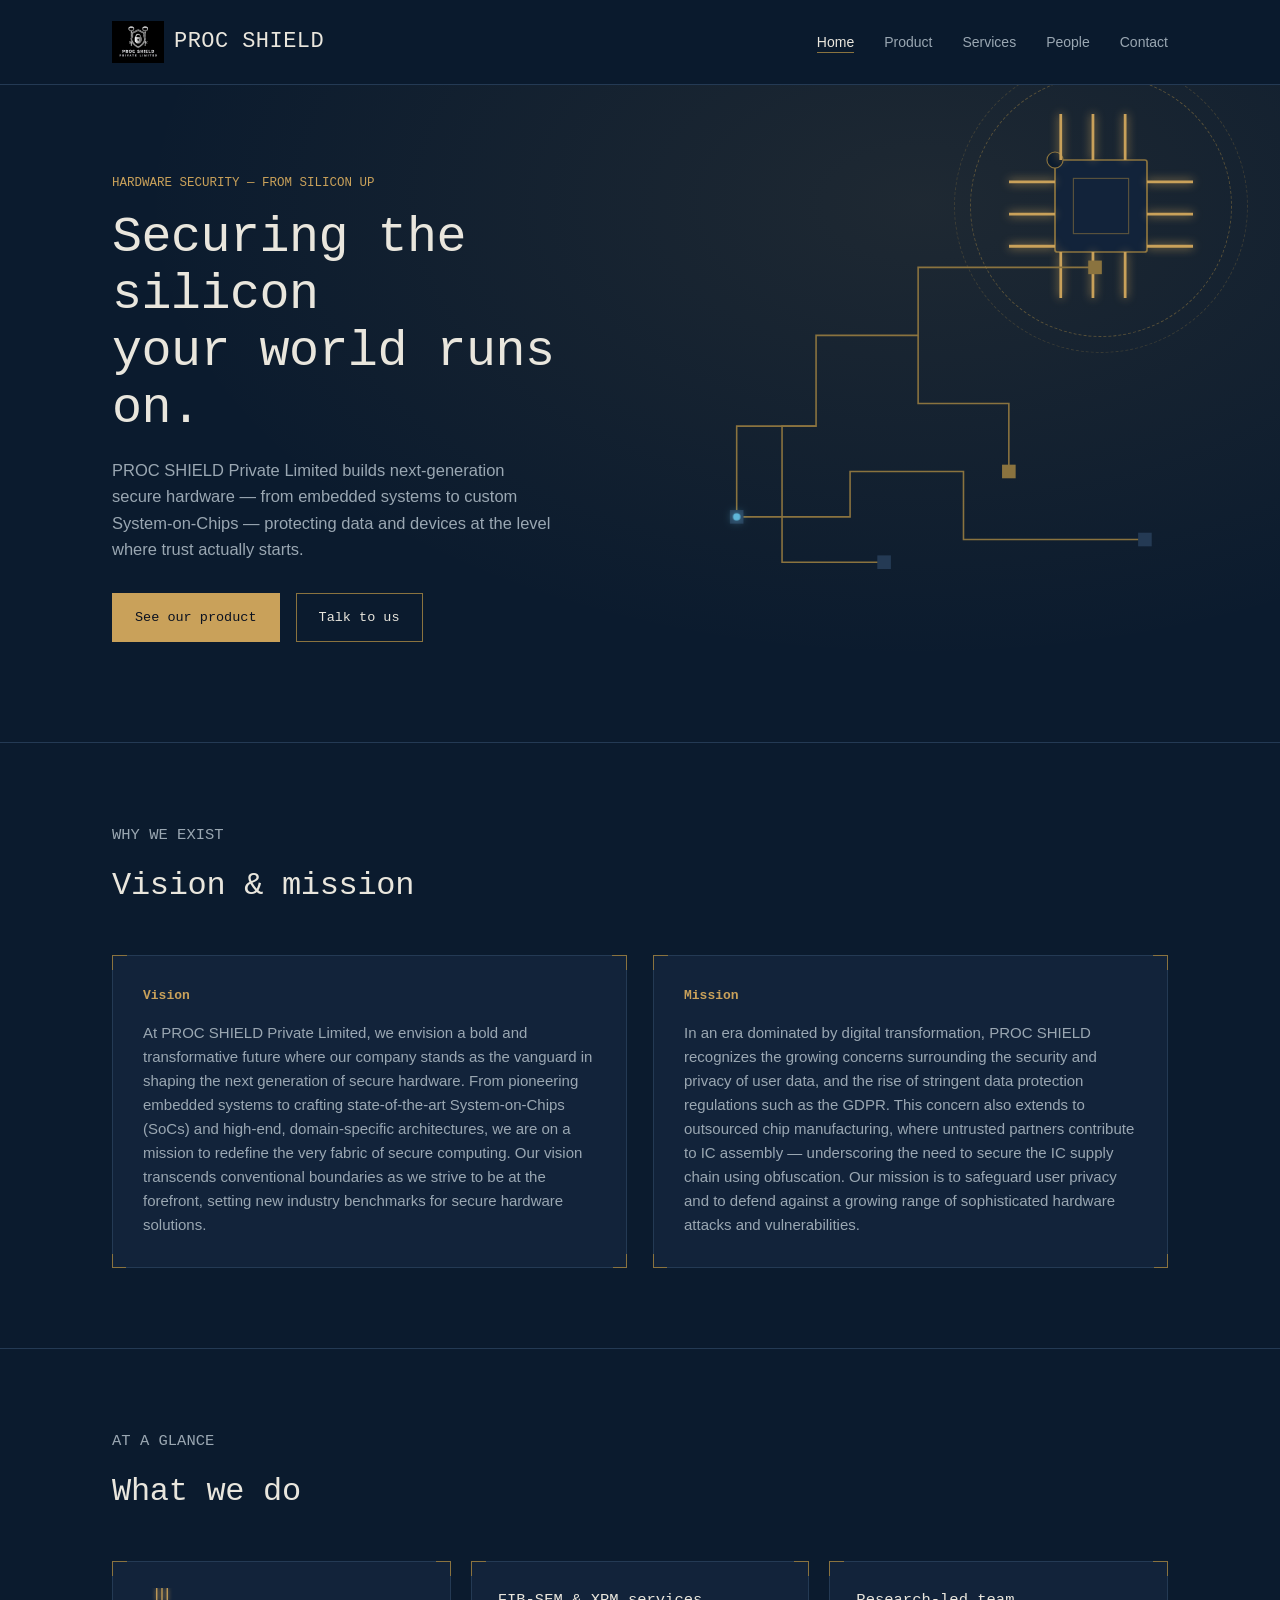
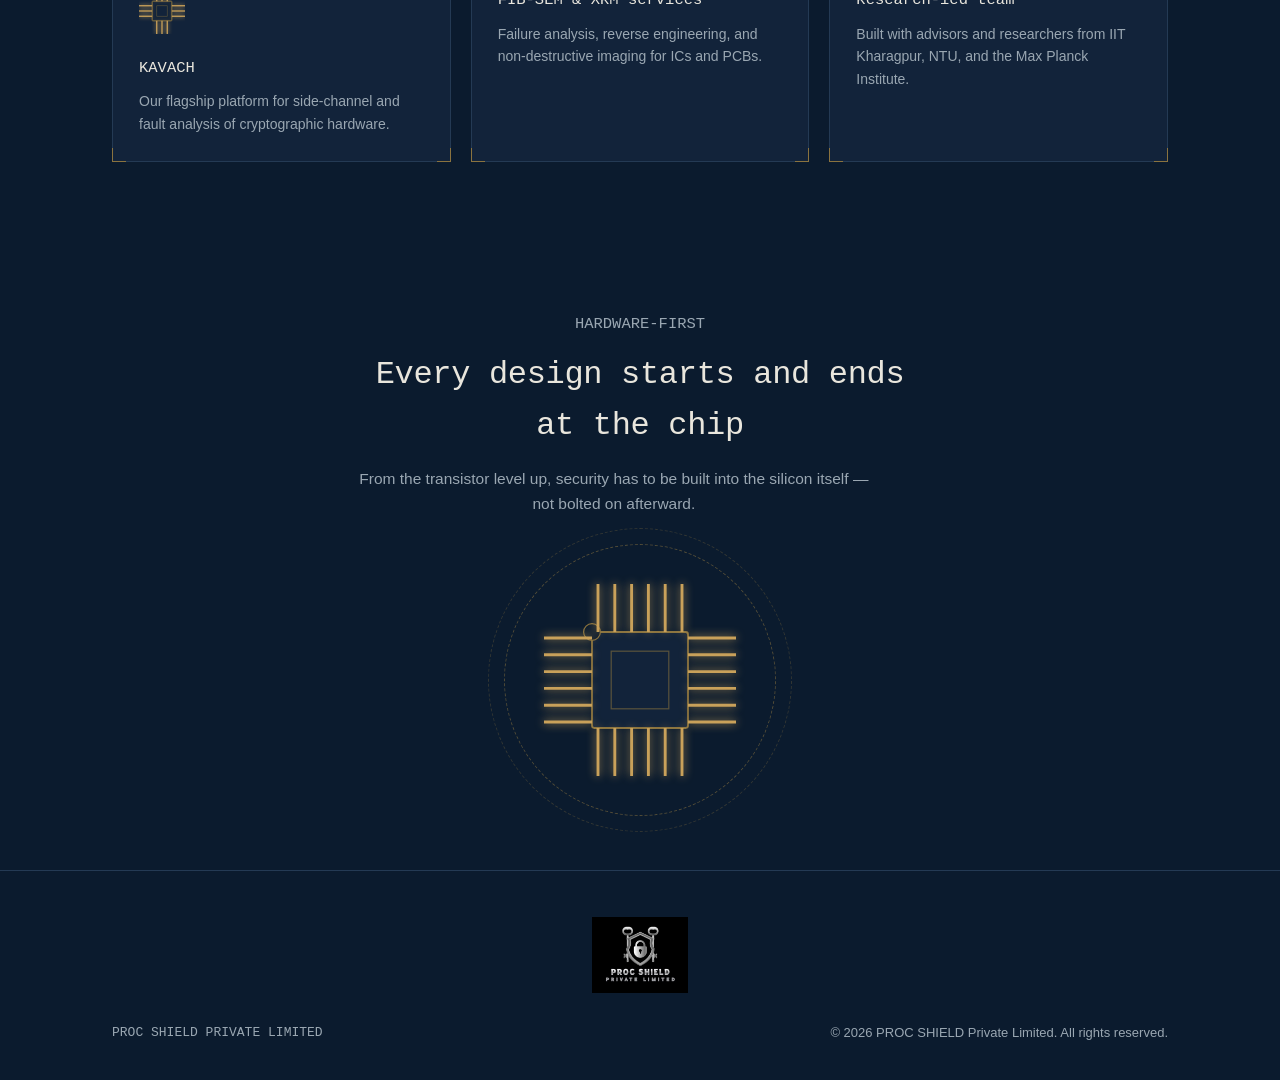
<file: index.html>
<!DOCTYPE html>
<html lang="en">
<head>
<meta charset="UTF-8">
<meta name="viewport" content="width=device-width, initial-scale=1.0">
<title>PROC SHIELD Private Limited — Next-Generation Hardware Security</title>
<meta name="description" content="PROC SHIELD designs secure hardware: embedded systems, custom SoCs, and IC supply-chain protection for a more private digital world.">
<link rel="stylesheet" href="style.css">
</head>
<body class="page-home">

<header>
  <nav class="wrap">
    <a href="index.html" class="logo"><img src="images/logo.jpg" alt="PROC SHIELD logo"><span>PROC&nbsp;SHIELD</span></a>
    <button class="navtoggle" id="navToggle" aria-expanded="false" aria-controls="navlinks">MENU</button>
    <ul class="navlinks" id="navlinks">
      <li><a href="index.html" class="active">Home</a></li>
      <li><a href="product.html">Product</a></li>
      <li><a href="services.html">Services</a></li>
      <li><a href="people.html">People</a></li>
      <li><a href="contact.html">Contact</a></li>
    </ul>
  </nav>
</header>

<main>

  <section class="hero" aria-label="Introduction">
    <div class="hero-bg" aria-hidden="true"></div>
    <div class="big-chip-wrap" style="position:absolute; top:6px; right:5%; width:230px; height:230px; margin:0; z-index:1;" aria-hidden="true">
      <div class="big-chip-ring"></div>
      <div class="big-chip-ring r2"></div>
      <div class="big-chip">
        <svg viewBox="0 0 200 200">
          <rect class="chip-body" x="60" y="60" width="80" height="80" rx="2"/>
          <circle class="notch" cx="60" cy="60" r="7"/>
          <rect class="chip-core" x="76" y="76" width="48" height="48"/>
          <rect class="chip-core-glow" x="80" y="80" width="40" height="40"/>
          <line class="bpin on" style="animation-delay:0s" x1="65" y1="20" x2="65" y2="60"/>
          <line class="bpin on" style="animation-delay:.15s" x1="93" y1="20" x2="93" y2="60"/>
          <line class="bpin on" style="animation-delay:.3s" x1="121" y1="20" x2="121" y2="60"/>
          <line class="bpin on" style="animation-delay:.45s" x1="65" y1="140" x2="65" y2="180"/>
          <line class="bpin on" style="animation-delay:.6s" x1="93" y1="140" x2="93" y2="180"/>
          <line class="bpin on" style="animation-delay:.75s" x1="121" y1="140" x2="121" y2="180"/>
          <line class="bpin on" style="animation-delay:.2s" x1="20" y1="79" x2="60" y2="79"/>
          <line class="bpin on" style="animation-delay:.4s" x1="20" y1="107" x2="60" y2="107"/>
          <line class="bpin on" style="animation-delay:.6s" x1="20" y1="135" x2="60" y2="135"/>
          <line class="bpin on" style="animation-delay:.1s" x1="140" y1="79" x2="180" y2="79"/>
          <line class="bpin on" style="animation-delay:.3s" x1="140" y1="107" x2="180" y2="107"/>
          <line class="bpin on" style="animation-delay:.5s" x1="140" y1="135" x2="180" y2="135"/>
        </svg>
      </div>
    </div>
    <div class="wrap hero-grid">
      <div>
        <p class="eyebrow">HARDWARE SECURITY &mdash; FROM SILICON UP</p>
        <h1 class="headline">Securing the silicon<br>your world runs on.</h1>
        <p class="lede">PROC SHIELD Private Limited builds next-generation secure hardware &mdash; from embedded systems to custom System-on-Chips &mdash; protecting data and devices at the level where trust actually starts.</p>
        <div class="cta-row">
          <a href="product.html" class="btn primary">See our product</a>
          <a href="contact.html" class="btn ghost">Talk to us</a>
        </div>
      </div>
      <div class="hero-visual" aria-hidden="true">
        <svg viewBox="0 0 400 320" xmlns="http://www.w3.org/2000/svg" style="width:100%;height:auto;">
          <path class="trace draw" d="M20 260 L20 180 L90 180 L90 100 L180 100 L180 40 L340 40"/>
          <path class="trace draw delay1" d="M20 260 L120 260 L120 220 L220 220 L220 280 L380 280"/>
          <path class="trace draw delay2" d="M180 100 L180 160 L260 160 L260 220"/>
          <path class="trace draw delay3" d="M90 180 L60 180 L60 300 L150 300"/>
          <rect class="pad lit" x="330" y="34" width="12" height="12"/>
          <rect class="pad" x="14" y="254" width="12" height="12"/>
          <rect class="pad" x="374" y="274" width="12" height="12"/>
          <rect class="pad" x="144" y="294" width="12" height="12"/>
          <rect class="pad lit" x="254" y="214" width="12" height="12"/>
          <circle class="pulse-dot" r="3.2" style="offset-path: path('M20 260 L20 180 L90 180 L90 100 L180 100 L180 40 L340 40');"/>
        </svg>
      </div>
    </div>
  </section>

  <section aria-label="Vision and mission">
    <div class="wrap">
      <div class="section-head reveal">
        <p class="section-tag">WHY WE EXIST</p>
        <h2>Vision &amp; mission</h2>
      </div>
      <div class="vm-grid">
        <div class="die vm-card reveal">
          <span class="corner-bl"></span><span class="corner-br"></span>
          <h3>Vision</h3>
          <p>At PROC SHIELD Private Limited, we envision a bold and transformative future where our company stands as the vanguard in shaping the next generation of secure hardware. From pioneering embedded systems to crafting state-of-the-art System-on-Chips (SoCs) and high-end, domain-specific architectures, we are on a mission to redefine the very fabric of secure computing. Our vision transcends conventional boundaries as we strive to be at the forefront, setting new industry benchmarks for secure hardware solutions.</p>
        </div>
        <div class="die vm-card reveal">
          <span class="corner-bl"></span><span class="corner-br"></span>
          <h3>Mission</h3>
          <p>In an era dominated by digital transformation, PROC SHIELD recognizes the growing concerns surrounding the security and privacy of user data, and the rise of stringent data protection regulations such as the GDPR. This concern also extends to outsourced chip manufacturing, where untrusted partners contribute to IC assembly &mdash; underscoring the need to secure the IC supply chain using obfuscation. Our mission is to safeguard user privacy and to defend against a growing range of sophisticated hardware attacks and vulnerabilities.</p>
        </div>
      </div>
    </div>
  </section>

  <section aria-label="Highlights" style="border-bottom:none;">
    <div class="wrap">
      <div class="section-head reveal">
        <p class="section-tag">AT A GLANCE</p>
        <h2>What we do</h2>
      </div>
      <div class="grid-3">
        <div class="die card reveal">
          <span class="corner-bl"></span><span class="corner-br"></span>
          <svg class="chip-anim" viewBox="0 0 70 70" width="46" height="46" aria-hidden="true" style="margin-bottom:14px;">
            <rect class="chip-body" x="20" y="20" width="30" height="30" rx="1"/>
            <rect class="chip-core" x="27" y="27" width="16" height="16"/>
            <g class="pin">
              <line class="pin on d1" x1="0" y1="27" x2="20" y2="27"/>
              <line class="pin on d3" x1="0" y1="35" x2="20" y2="35"/>
              <line class="pin on d5" x1="0" y1="43" x2="20" y2="43"/>
              <line class="pin on d2" x1="50" y1="27" x2="70" y2="27"/>
              <line class="pin on d4" x1="50" y1="35" x2="70" y2="35"/>
              <line class="pin on d1" x1="50" y1="43" x2="70" y2="43"/>
              <line class="pin on d3" x1="27" y1="0" x2="27" y2="20"/>
              <line class="pin on d5" x1="35" y1="0" x2="35" y2="20"/>
              <line class="pin on d2" x1="43" y1="0" x2="43" y2="20"/>
              <line class="pin on d4" x1="27" y1="50" x2="27" y2="70"/>
              <line class="pin on d1" x1="35" y1="50" x2="35" y2="70"/>
              <line class="pin on d3" x1="43" y1="50" x2="43" y2="70"/>
            </g>
          </svg>
          <h3>KAVACH</h3>
          <p>Our flagship platform for side-channel and fault analysis of cryptographic hardware.</p>
        </div>
        <div class="die card reveal">
          <span class="corner-bl"></span><span class="corner-br"></span>
          <h3>FIB-SEM &amp; XRM services</h3>
          <p>Failure analysis, reverse engineering, and non-destructive imaging for ICs and PCBs.</p>
        </div>
        <div class="die card reveal">
          <span class="corner-bl"></span><span class="corner-br"></span>
          <h3>Research-led team</h3>
          <p>Built with advisors and researchers from IIT Kharagpur, NTU, and the Max Planck Institute.</p>
        </div>
      </div>
    </div>
  </section>

  <section class="big-chip-band" aria-label="Every design starts and ends at the chip">
    <div class="wrap">
      <div class="section-head reveal">
        <p class="section-tag">HARDWARE-FIRST</p>
        <h2>Every design starts and ends at the chip</h2>
        <p>From the transistor level up, security has to be built into the silicon itself — not bolted on afterward.</p>
      </div>
      <div class="big-chip-wrap reveal">
        <div class="big-chip-ring"></div>
        <div class="big-chip-ring r2"></div>
        <div class="big-chip">
          <svg viewBox="0 0 200 200" aria-hidden="true">
            <rect class="chip-body" x="60" y="60" width="80" height="80" rx="2"/>
            <circle class="notch" cx="60" cy="60" r="7"/>
            <rect class="chip-core" x="76" y="76" width="48" height="48"/>
            <rect class="chip-core-glow" x="80" y="80" width="40" height="40"/>
            <line class="bpin on" style="animation-delay:0.0s" x1="65" y1="20" x2="65" y2="60"/>
            <line class="bpin on" style="animation-delay:0.08s" x1="79" y1="20" x2="79" y2="60"/>
            <line class="bpin on" style="animation-delay:0.16s" x1="93" y1="20" x2="93" y2="60"/>
            <line class="bpin on" style="animation-delay:0.24s" x1="107" y1="20" x2="107" y2="60"/>
            <line class="bpin on" style="animation-delay:0.32s" x1="121" y1="20" x2="121" y2="60"/>
            <line class="bpin on" style="animation-delay:0.4s" x1="135" y1="20" x2="135" y2="60"/>
            <line class="bpin on" style="animation-delay:0.48s" x1="65" y1="140" x2="65" y2="180"/>
            <line class="bpin on" style="animation-delay:0.56s" x1="79" y1="140" x2="79" y2="180"/>
            <line class="bpin on" style="animation-delay:0.64s" x1="93" y1="140" x2="93" y2="180"/>
            <line class="bpin on" style="animation-delay:0.72s" x1="107" y1="140" x2="107" y2="180"/>
            <line class="bpin on" style="animation-delay:0.8s" x1="121" y1="140" x2="121" y2="180"/>
            <line class="bpin on" style="animation-delay:0.88s" x1="135" y1="140" x2="135" y2="180"/>
            <line class="bpin on" style="animation-delay:0.96s" x1="20" y1="65" x2="60" y2="65"/>
            <line class="bpin on" style="animation-delay:1.04s" x1="20" y1="79" x2="60" y2="79"/>
            <line class="bpin on" style="animation-delay:1.12s" x1="20" y1="93" x2="60" y2="93"/>
            <line class="bpin on" style="animation-delay:1.2s" x1="20" y1="107" x2="60" y2="107"/>
            <line class="bpin on" style="animation-delay:1.28s" x1="20" y1="121" x2="60" y2="121"/>
            <line class="bpin on" style="animation-delay:1.36s" x1="20" y1="135" x2="60" y2="135"/>
            <line class="bpin on" style="animation-delay:1.44s" x1="140" y1="65" x2="180" y2="65"/>
            <line class="bpin on" style="animation-delay:1.52s" x1="140" y1="79" x2="180" y2="79"/>
            <line class="bpin on" style="animation-delay:1.6s" x1="140" y1="93" x2="180" y2="93"/>
            <line class="bpin on" style="animation-delay:1.68s" x1="140" y1="107" x2="180" y2="107"/>
            <line class="bpin on" style="animation-delay:1.76s" x1="140" y1="121" x2="180" y2="121"/>
            <line class="bpin on" style="animation-delay:1.84s" x1="140" y1="135" x2="180" y2="135"/>
          </svg>
        </div>
      </div>
    </div>
  </section>

</main>

<footer>
  <div class="wrap">
    <img src="images/logo.jpg" alt="PROC SHIELD logo" class="foot-logo">
    <div class="foot-row">
      <span class="flogo">PROC SHIELD PRIVATE LIMITED</span>
      <p>&copy; <span id="year"></span> PROC SHIELD Private Limited. All rights reserved.</p>
    </div>
  </div>
</footer>

<script src="script.js"></script>
</body>
</html>
</file>
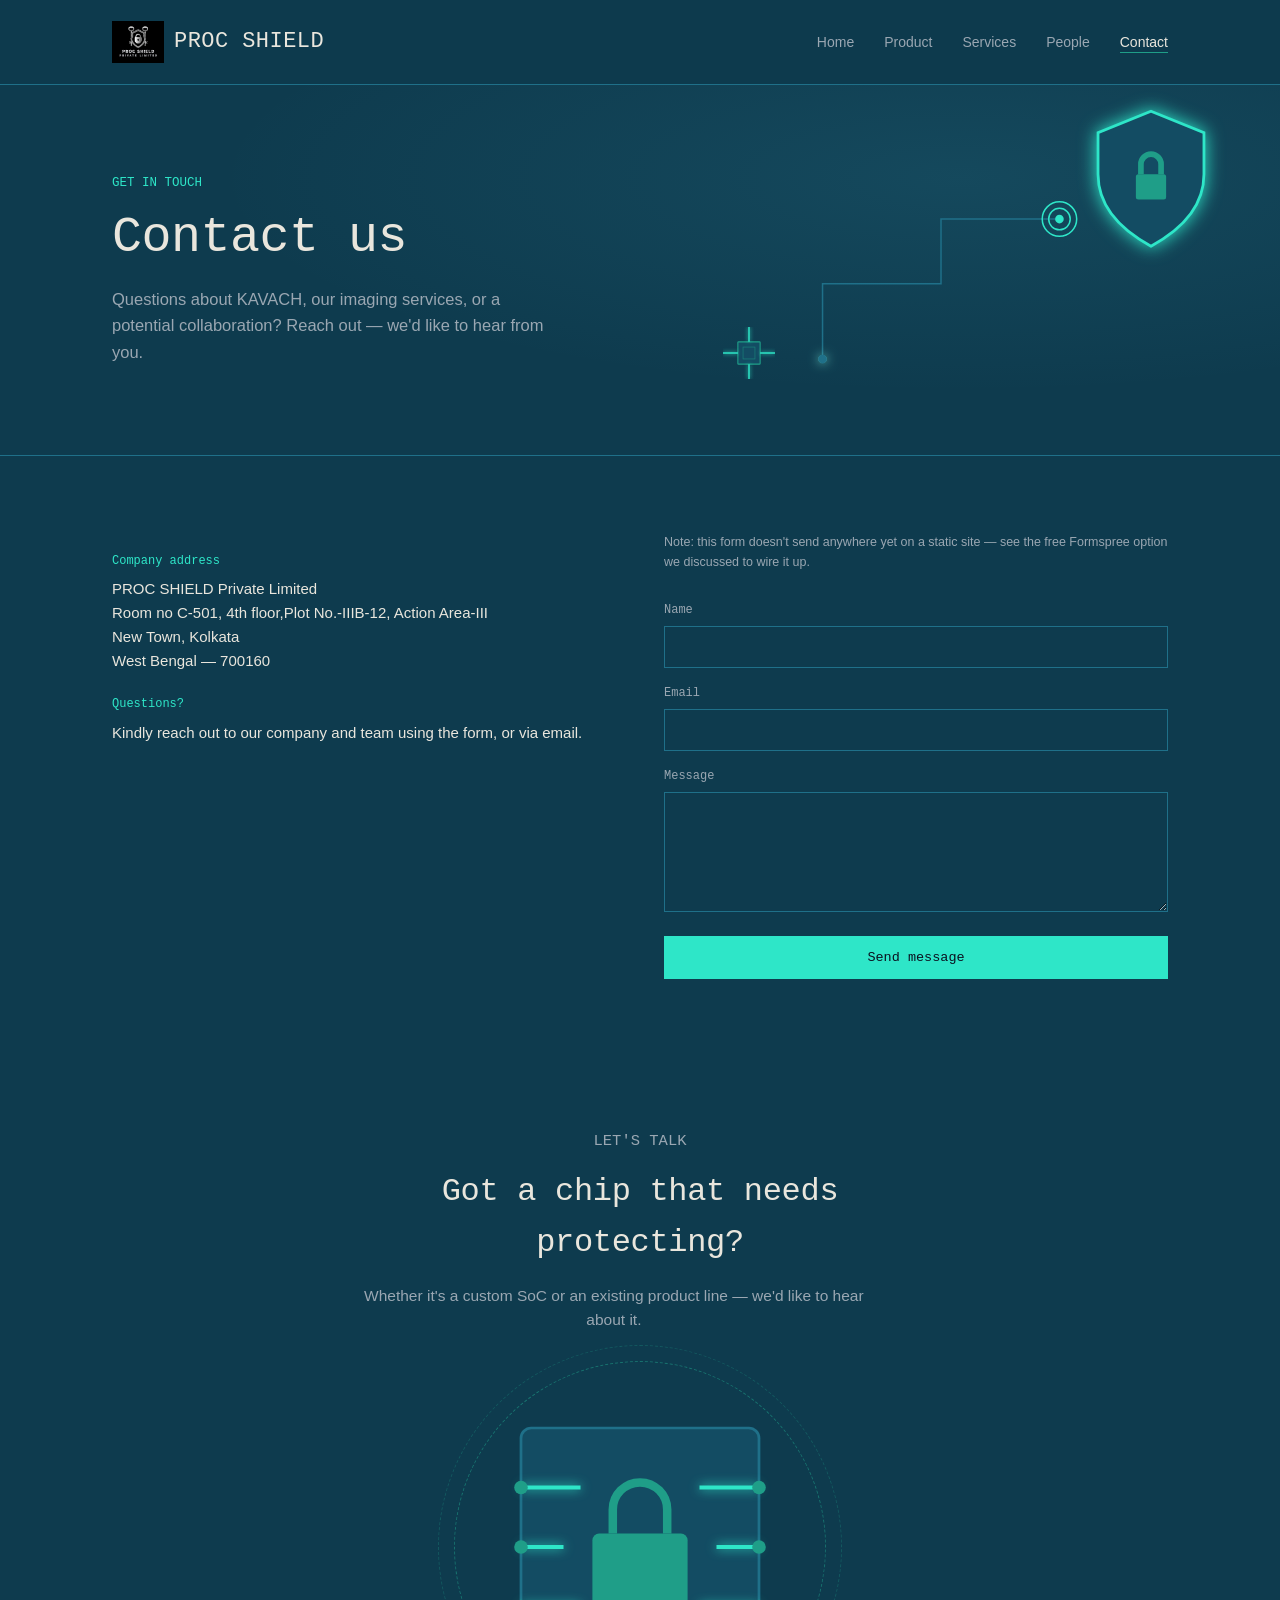
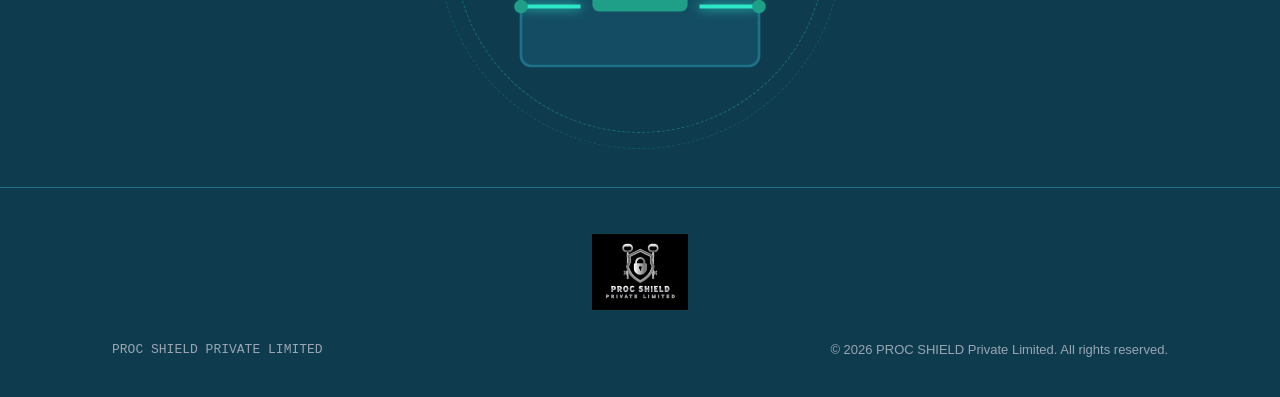
<file: contact.html>
<!DOCTYPE html>
<html lang="en">
<head>
<meta charset="UTF-8">
<meta name="viewport" content="width=device-width, initial-scale=1.0">
<title>Contact — PROC SHIELD Private Limited</title>
<meta name="description" content="Get in touch with PROC SHIELD Private Limited, Kharagpur, West Bengal.">
<link rel="stylesheet" href="style.css">
</head>
<body class="page-contact">

<header>
  <nav class="wrap">
    <a href="index.html" class="logo"><img src="images/logo.jpg" alt="PROC SHIELD logo"><span>PROC&nbsp;SHIELD</span></a>
    <button class="navtoggle" id="navToggle" aria-expanded="false" aria-controls="navlinks">MENU</button>
    <ul class="navlinks" id="navlinks">
      <li><a href="index.html">Home</a></li>
      <li><a href="product.html">Product</a></li>
      <li><a href="services.html">Services</a></li>
      <li><a href="people.html">People</a></li>
      <li><a href="contact.html" class="active">Contact</a></li>
    </ul>
  </nav>
</header>

<main>

  <section class="hero" aria-label="Contact introduction" style="padding-bottom:60px;">
    <div class="hero-bg" aria-hidden="true"></div>
    <div class="shield-wrap" style="position:absolute; top:20px; right:5%; z-index:1;" aria-hidden="true">
      <svg viewBox="0 0 100 115">
        <defs><clipPath id="shieldClipContact"><path d="M50 5 L92 22 L92 55 C92 82 72 100 50 112 C28 100 8 82 8 55 L8 22 Z"/></clipPath></defs>
        <path class="shield-outline" d="M50 5 L92 22 L92 55 C92 82 72 100 50 112 C28 100 8 82 8 55 L8 22 Z"/>
        <g clip-path="url(#shieldClipContact)"><rect class="shield-scan" x="0" y="-40" width="100" height="40"/></g>
        <rect class="shield-lock-glow" x="30" y="42" width="40" height="38"/>
        <rect class="shield-lock-body" x="38" y="55" width="24" height="20" rx="2"/>
        <path class="shield-lock-shackle" d="M42 55 v-8 a8 8 0 0 1 16 0 v8"/>
      </svg>
    </div>
    <div class="wrap hero-grid">
      <div>
        <p class="eyebrow">GET IN TOUCH</p>
        <h1 class="headline">Contact us</h1>
        <p class="lede">Questions about KAVACH, our imaging services, or a potential collaboration? Reach out &mdash; we'd like to hear from you.</p>
      </div>
      <div class="hero-visual" aria-hidden="true">
        <svg viewBox="0 0 260 200" xmlns="http://www.w3.org/2000/svg" style="width:100%;height:auto;max-width:280px;margin:0 auto;display:block;">
          <path class="ct-trace" d="M20 170 L20 100 L130 100 L130 40 L240 40"/>
          <circle class="ct-dot" r="3.4" style="offset-path: path('M20 170 L20 100 L130 100 L130 40 L240 40');"/>
          <circle class="breathe" cx="240" cy="40" r="10"/>
          <circle class="breathe" cx="240" cy="40" r="16"/>
          <circle cx="240" cy="40" r="4" fill="var(--accent)"/>
          <circle cx="20" cy="170" r="4" fill="var(--panel-line)"/>
        </svg>
        <svg class="chip-anim" viewBox="0 0 70 70" width="52" height="52" aria-hidden="true" style="position:absolute; left:2%; bottom:6%;">
          <rect class="chip-body" x="20" y="20" width="30" height="30" rx="1"/>
          <rect class="chip-core" x="27" y="27" width="16" height="16"/>
          <rect class="core-pulse" x="24" y="24" width="22" height="22"/>
          <g>
            <line class="pin on d2" x1="0" y1="35" x2="20" y2="35"/>
            <line class="pin on d4" x1="50" y1="35" x2="70" y2="35"/>
            <line class="pin on d1" x1="35" y1="0" x2="35" y2="20"/>
            <line class="pin on d3" x1="35" y1="50" x2="35" y2="70"/>
          </g>
        </svg>
      </div>
    </div>
  </section>

  <section aria-label="Contact details" style="border-bottom:none;">
    <div class="wrap">
      <div class="contact-grid">
        <div class="reveal">
          <dl class="contact-info">
            <dt>Company address</dt>
            <dd>PROC SHIELD Private Limited<br>Room no C-501, 4th floor,Plot No.-IIIB-12, Action Area-III<br>New Town, Kolkata<br>West Bengal &mdash; 700160</dd>
            <dt>Questions?</dt>
            <dd>Kindly reach out to our company and team using the form, or via email.</dd>
          </dl>
        </div>
        <form class="reveal" onsubmit="return false;">
          <p class="form-note">Note: this form doesn't send anywhere yet on a static site &mdash; see the free Formspree option we discussed to wire it up.</p>
          <div>
            <label for="name">Name</label>
            <input id="name" name="name" type="text" required>
          </div>
          <div>
            <label for="email">Email</label>
            <input id="email" name="email" type="email" required>
          </div>
          <div>
            <label for="message">Message</label>
            <textarea id="message" name="message" required></textarea>
          </div>
          <button type="submit" class="btn primary" style="cursor:pointer;">Send message</button>
        </form>
      </div>
    </div>
  </section>

  <section class="big-chip-band" aria-label="Got a chip that needs protecting?">
    <div class="wrap">
      <div class="section-head reveal">
        <p class="section-tag">LET'S TALK</p>
        <h2>Got a chip that needs protecting?</h2>
        <p>Whether it's a custom SoC or an existing product line — we'd like to hear about it.</p>
      </div>
      <div class="big-chip-wrap lg reveal">
        <div class="big-chip-ring"></div>
        <div class="big-chip-ring r2"></div>
        <div class="big-chip">
          <svg viewBox="0 0 200 200" aria-hidden="true">
            <rect class="pcb-board" x="30" y="30" width="140" height="140" rx="6"/>
            <g>
              <path class="pcb-trace on d1" d="M30 65 H65"/>
              <path class="pcb-trace on d2" d="M30 100 H55"/>
              <path class="pcb-trace on d3" d="M30 135 H65"/>
              <path class="pcb-trace on d4" d="M170 65 H135"/>
              <path class="pcb-trace on d1" d="M170 100 H145"/>
              <path class="pcb-trace on d2" d="M170 135 H135"/>
              <circle class="pcb-pad" cx="30" cy="65" r="4"/>
              <circle class="pcb-pad" cx="30" cy="100" r="4"/>
              <circle class="pcb-pad" cx="30" cy="135" r="4"/>
              <circle class="pcb-pad" cx="170" cy="65" r="4"/>
              <circle class="pcb-pad" cx="170" cy="100" r="4"/>
              <circle class="pcb-pad" cx="170" cy="135" r="4"/>
            </g>
            <rect class="lock-glow" x="66" y="86" width="68" height="58" rx="6"/>
            <path class="lock-shackle" d="M84 92 v-14 a16 16 0 0 1 32 0 v14"/>
            <rect class="lock-plate" x="72" y="92" width="56" height="46" rx="4"/>
          </svg>
        </div>
      </div>
    </div>
  </section>

</main>

<footer>
  <div class="wrap">
    <img src="images/logo.jpg" alt="PROC SHIELD logo" class="foot-logo">
    <div class="foot-row">
      <span class="flogo">PROC SHIELD PRIVATE LIMITED</span>
      <p>&copy; <span id="year"></span> PROC SHIELD Private Limited. All rights reserved.</p>
    </div>
  </div>
</footer>

<script src="script.js"></script>
</body>
</html>
</file>
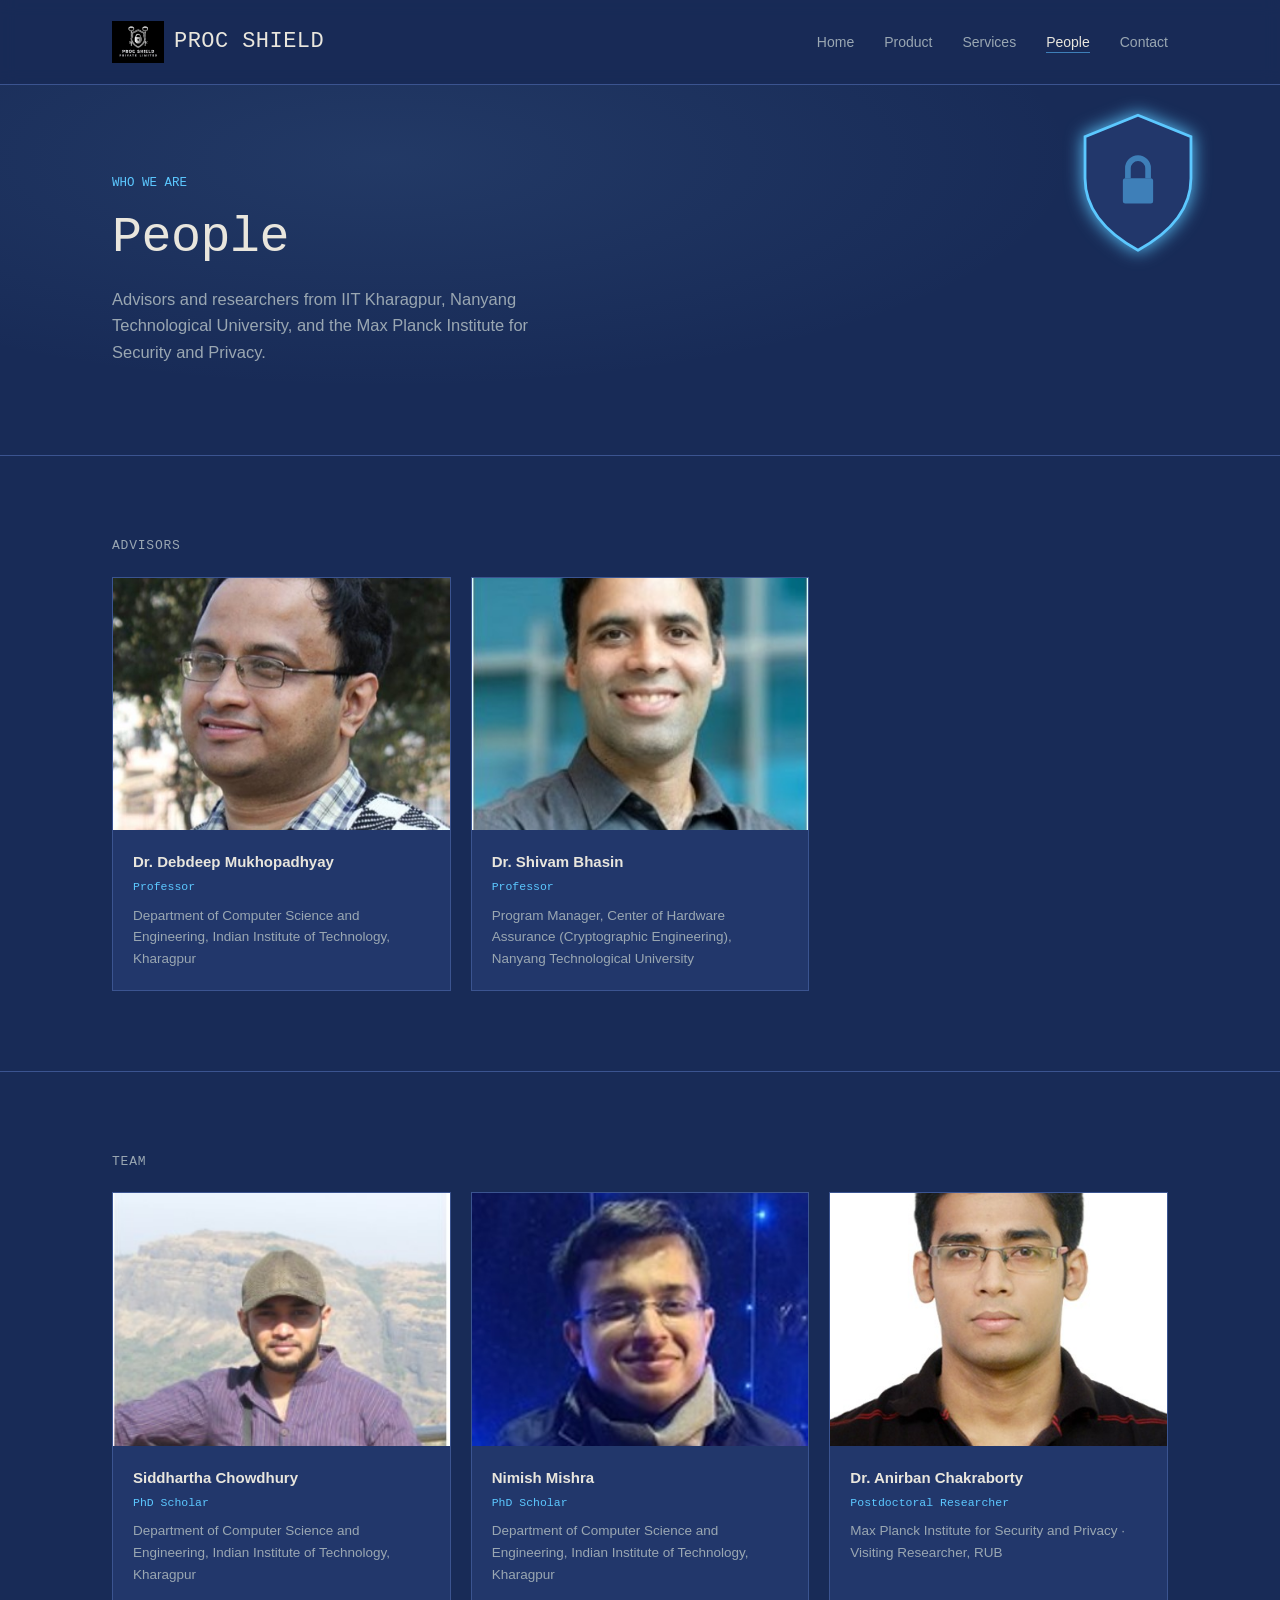
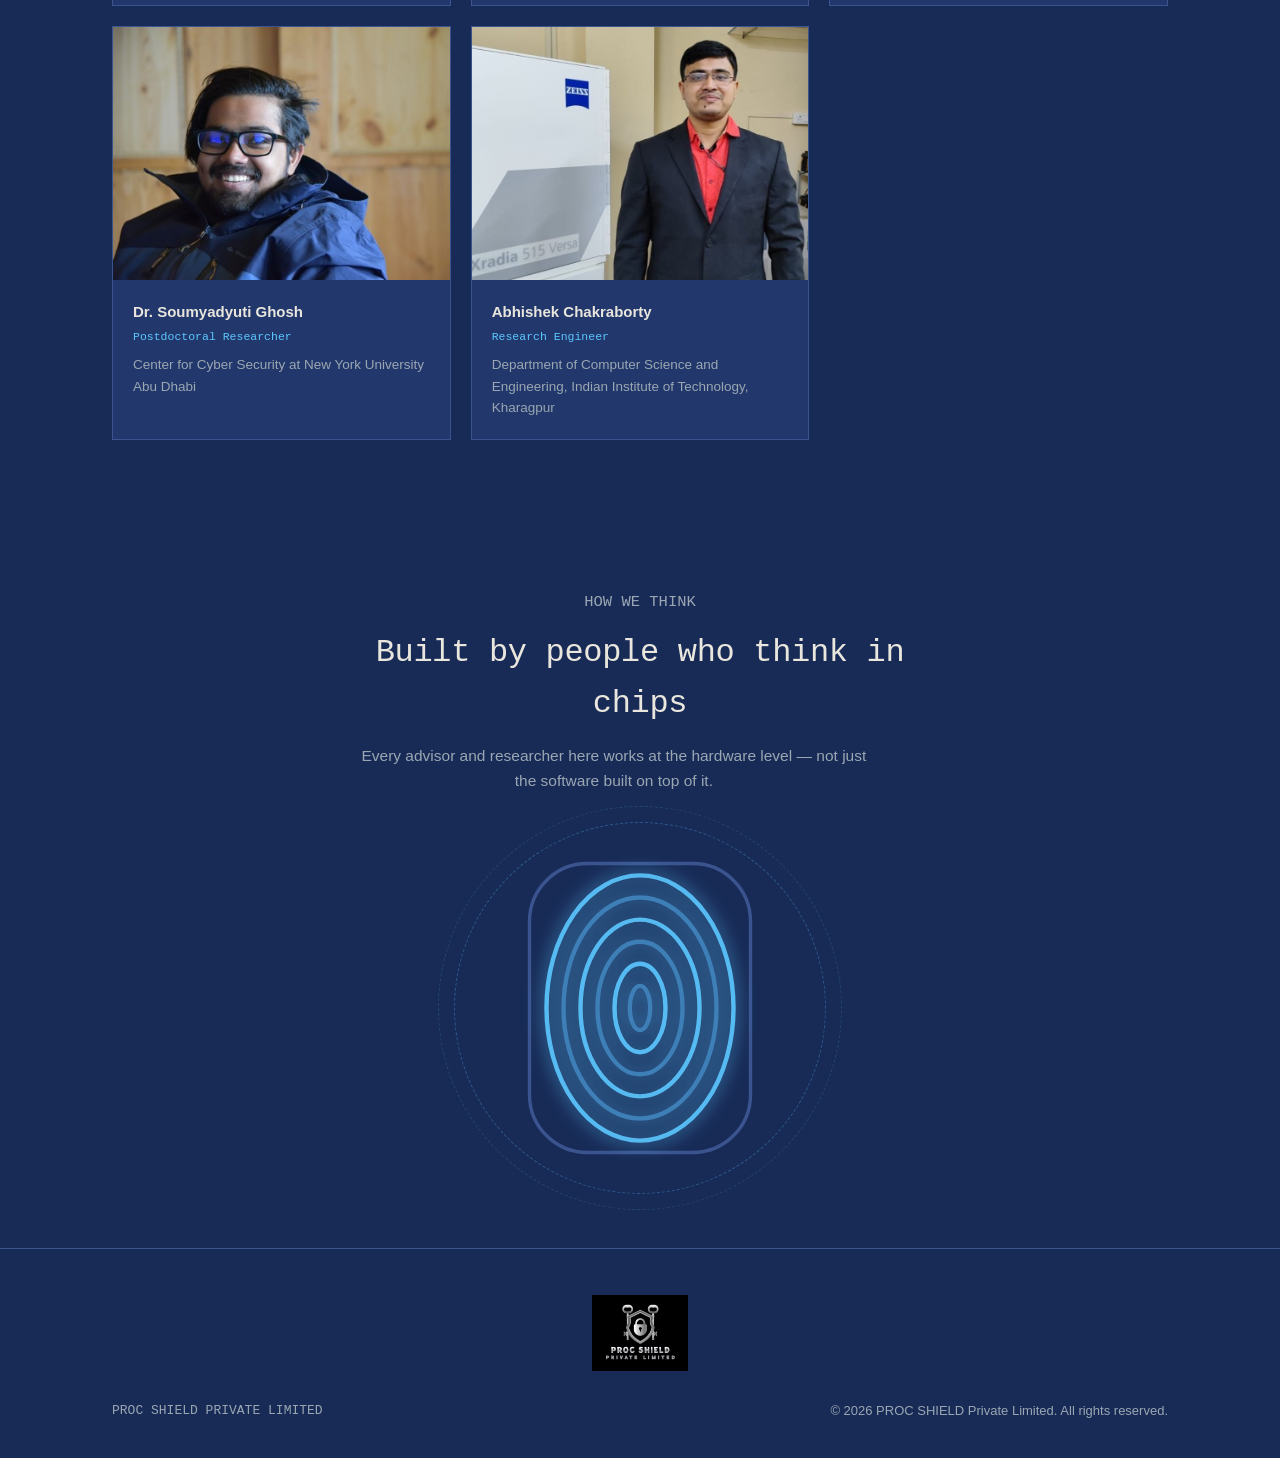
<file: people.html>
<!DOCTYPE html>
<html lang="en">
<head>
<meta charset="UTF-8">
<meta name="viewport" content="width=device-width, initial-scale=1.0">
<title>People — PROC SHIELD Private Limited</title>
<meta name="description" content="Meet the advisors and team behind PROC SHIELD Private Limited.">
<link rel="stylesheet" href="style.css">
</head>
<body class="page-people">

<header>
  <nav class="wrap">
    <a href="index.html" class="logo"><img src="images/logo.jpg" alt="PROC SHIELD logo"><span>PROC&nbsp;SHIELD</span></a>
    <button class="navtoggle" id="navToggle" aria-expanded="false" aria-controls="navlinks">MENU</button>
    <ul class="navlinks" id="navlinks">
      <li><a href="index.html">Home</a></li>
      <li><a href="product.html">Product</a></li>
      <li><a href="services.html">Services</a></li>
      <li><a href="people.html" class="active">People</a></li>
      <li><a href="contact.html">Contact</a></li>
    </ul>
  </nav>
</header>

<main>

  <section class="hero" aria-label="People introduction" style="padding-bottom:60px;">
    <div class="hero-bg" aria-hidden="true"></div>
    <div class="wrap" style="position:relative;z-index:2;">
      <p class="eyebrow">WHO WE ARE</p>
      <h1 class="headline">People</h1>
      <p class="lede">Advisors and researchers from IIT Kharagpur, Nanyang Technological University, and the Max Planck Institute for Security and Privacy.</p>
    </div>
    <div class="shield-wrap" style="position:absolute; top:24px; right:6%; z-index:1;" aria-hidden="true">
      <svg viewBox="0 0 100 115">
        <defs><clipPath id="shieldClipPeople"><path d="M50 5 L92 22 L92 55 C92 82 72 100 50 112 C28 100 8 82 8 55 L8 22 Z"/></clipPath></defs>
        <path class="shield-outline" d="M50 5 L92 22 L92 55 C92 82 72 100 50 112 C28 100 8 82 8 55 L8 22 Z"/>
        <g clip-path="url(#shieldClipPeople)"><rect class="shield-scan" x="0" y="-40" width="100" height="40"/></g>
        <rect class="shield-lock-glow" x="30" y="42" width="40" height="38"/>
        <rect class="shield-lock-body" x="38" y="55" width="24" height="20" rx="2"/>
        <path class="shield-lock-shackle" d="M42 55 v-8 a8 8 0 0 1 16 0 v8"/>
      </svg>
    </div>
  </section>

  <section aria-label="Advisors">
    <div class="wrap">
      <p class="people-kicker reveal">ADVISORS</p>
      <div class="grid-3">
        <div class="die person">
          <div class="photo"><img src="images/people-debdeep.jpg" alt="Dr. Debdeep Mukhopadhyay"><span class="pin-mark tl"></span><span class="pin-mark tr"></span><span class="pin-mark bl"></span><span class="pin-mark br"></span></div>
          <div class="body">
            <h3>Dr. Debdeep Mukhopadhyay</h3>
            <p class="role">Professor</p>
            <p class="bio">Department of Computer Science and Engineering, Indian Institute of Technology, Kharagpur</p>
          </div>
        </div>
        <div class="die person">
          <div class="photo"><img src="images/people-shivam.jpg" alt="Dr. Shivam Bhasin"><span class="pin-mark tl"></span><span class="pin-mark tr"></span><span class="pin-mark bl"></span><span class="pin-mark br"></span></div>
          <div class="body">
            <h3>Dr. Shivam Bhasin</h3>
            <p class="role">Professor</p>
            <p class="bio">Program Manager, Center of Hardware Assurance (Cryptographic Engineering), Nanyang Technological University</p>
          </div>
        </div>
      </div>
    </div>
  </section>

  <section aria-label="Team" style="border-bottom:none;">
    <div class="wrap">
      <p class="people-kicker reveal">TEAM</p>
      <div class="grid-3">
        <div class="die person">
          <div class="photo"><img src="images/people-siddhartha.jpg" alt="Siddhartha Chowdhury"><span class="pin-mark tl"></span><span class="pin-mark tr"></span><span class="pin-mark bl"></span><span class="pin-mark br"></span></div>
          <div class="body">
            <h3>Siddhartha Chowdhury</h3>
            <p class="role">PhD Scholar</p>
            <p class="bio">Department of Computer Science and Engineering, Indian Institute of Technology, Kharagpur</p>
          </div>
        </div>
        <div class="die person">
          <div class="photo"><img src="images/people-nimish.jpg" alt="Nimish Mishra"><span class="pin-mark tl"></span><span class="pin-mark tr"></span><span class="pin-mark bl"></span><span class="pin-mark br"></span></div>
          <div class="body">
            <h3>Nimish Mishra</h3>
            <p class="role">PhD Scholar</p>
            <p class="bio">Department of Computer Science and Engineering, Indian Institute of Technology, Kharagpur</p>
          </div>
        </div>
        <div class="die person">
          <div class="photo"><img src="images/people-anirban.jpg" alt="Anirban Chakraborty"><span class="pin-mark tl"></span><span class="pin-mark tr"></span><span class="pin-mark bl"></span><span class="pin-mark br"></span></div>
          <div class="body">
            <h3>Dr. Anirban Chakraborty</h3>
            <p class="role">Postdoctoral Researcher</p>
            <p class="bio">Max Planck Institute for Security and Privacy &middot; Visiting Researcher, RUB</p>
          </div>
        </div>
        <div class="die person">
          <div class="photo"><img src="images/people-soumyadyuti.jpg" alt="Soumyadyuti Ghosh"><span class="pin-mark tl"></span><span class="pin-mark tr"></span><span class="pin-mark bl"></span><span class="pin-mark br"></span></div>
          <div class="body">
            <h3>Dr. Soumyadyuti Ghosh</h3>
            <p class="role">Postdoctoral Researcher</p>
            <p class="bio">Center for Cyber Security at New York University Abu Dhabi</p>
          </div>
        </div>
        <div class="die person">
          <div class="photo"><img src="images/people-abhishek.jpg" alt="Abhishek Chakraborty"><span class="pin-mark tl"></span><span class="pin-mark tr"></span><span class="pin-mark bl"></span><span class="pin-mark br"></span></div>
          <div class="body">
            <h3>Abhishek Chakraborty</h3>
            <p class="role">Research Engineer</p>
            <p class="bio">Department of Computer Science and Engineering, Indian Institute of Technology, Kharagpur</p>
          </div>
        </div>
      </div>
    </div>
  </section>

  <section class="big-chip-band" aria-label="Built by people who think in chips">
    <div class="wrap">
      <div class="section-head reveal">
        <p class="section-tag">HOW WE THINK</p>
        <h2>Built by people who think in chips</h2>
        <p>Every advisor and researcher here works at the hardware level — not just the software built on top of it.</p>
      </div>
      <div class="big-chip-wrap lg reveal">
        <div class="big-chip-ring"></div>
        <div class="big-chip-ring r2"></div>
        <div class="big-chip">
          <svg viewBox="0 0 200 200" aria-hidden="true">
            <defs><clipPath id="fpClipPeople"><rect x="35" y="15" width="130" height="170" rx="34"/></clipPath></defs>
            <rect class="fp-frame" x="35" y="15" width="130" height="170" rx="34"/>
            <g class="fp-ridges">
              <ellipse cx="100" cy="100" rx="55" ry="78"/>
              <ellipse cx="100" cy="100" rx="45" ry="65"/>
              <ellipse cx="100" cy="100" rx="35" ry="52"/>
              <ellipse cx="100" cy="100" rx="25" ry="39"/>
              <ellipse cx="100" cy="100" rx="15" ry="26"/>
              <ellipse cx="100" cy="100" rx="6" ry="13"/>
            </g>
            <g clip-path="url(#fpClipPeople)"><rect class="fp-scan" x="25" y="-40" width="150" height="40"/></g>
          </svg>
        </div>
      </div>
    </div>
  </section>

</main>

<footer>
  <div class="wrap">
    <img src="images/logo.jpg" alt="PROC SHIELD logo" class="foot-logo">
    <div class="foot-row">
      <span class="flogo">PROC SHIELD PRIVATE LIMITED</span>
      <p>&copy; <span id="year"></span> PROC SHIELD Private Limited. All rights reserved.</p>
    </div>
  </div>
</footer>

<script src="script.js"></script>
</body>
</html>
</file>
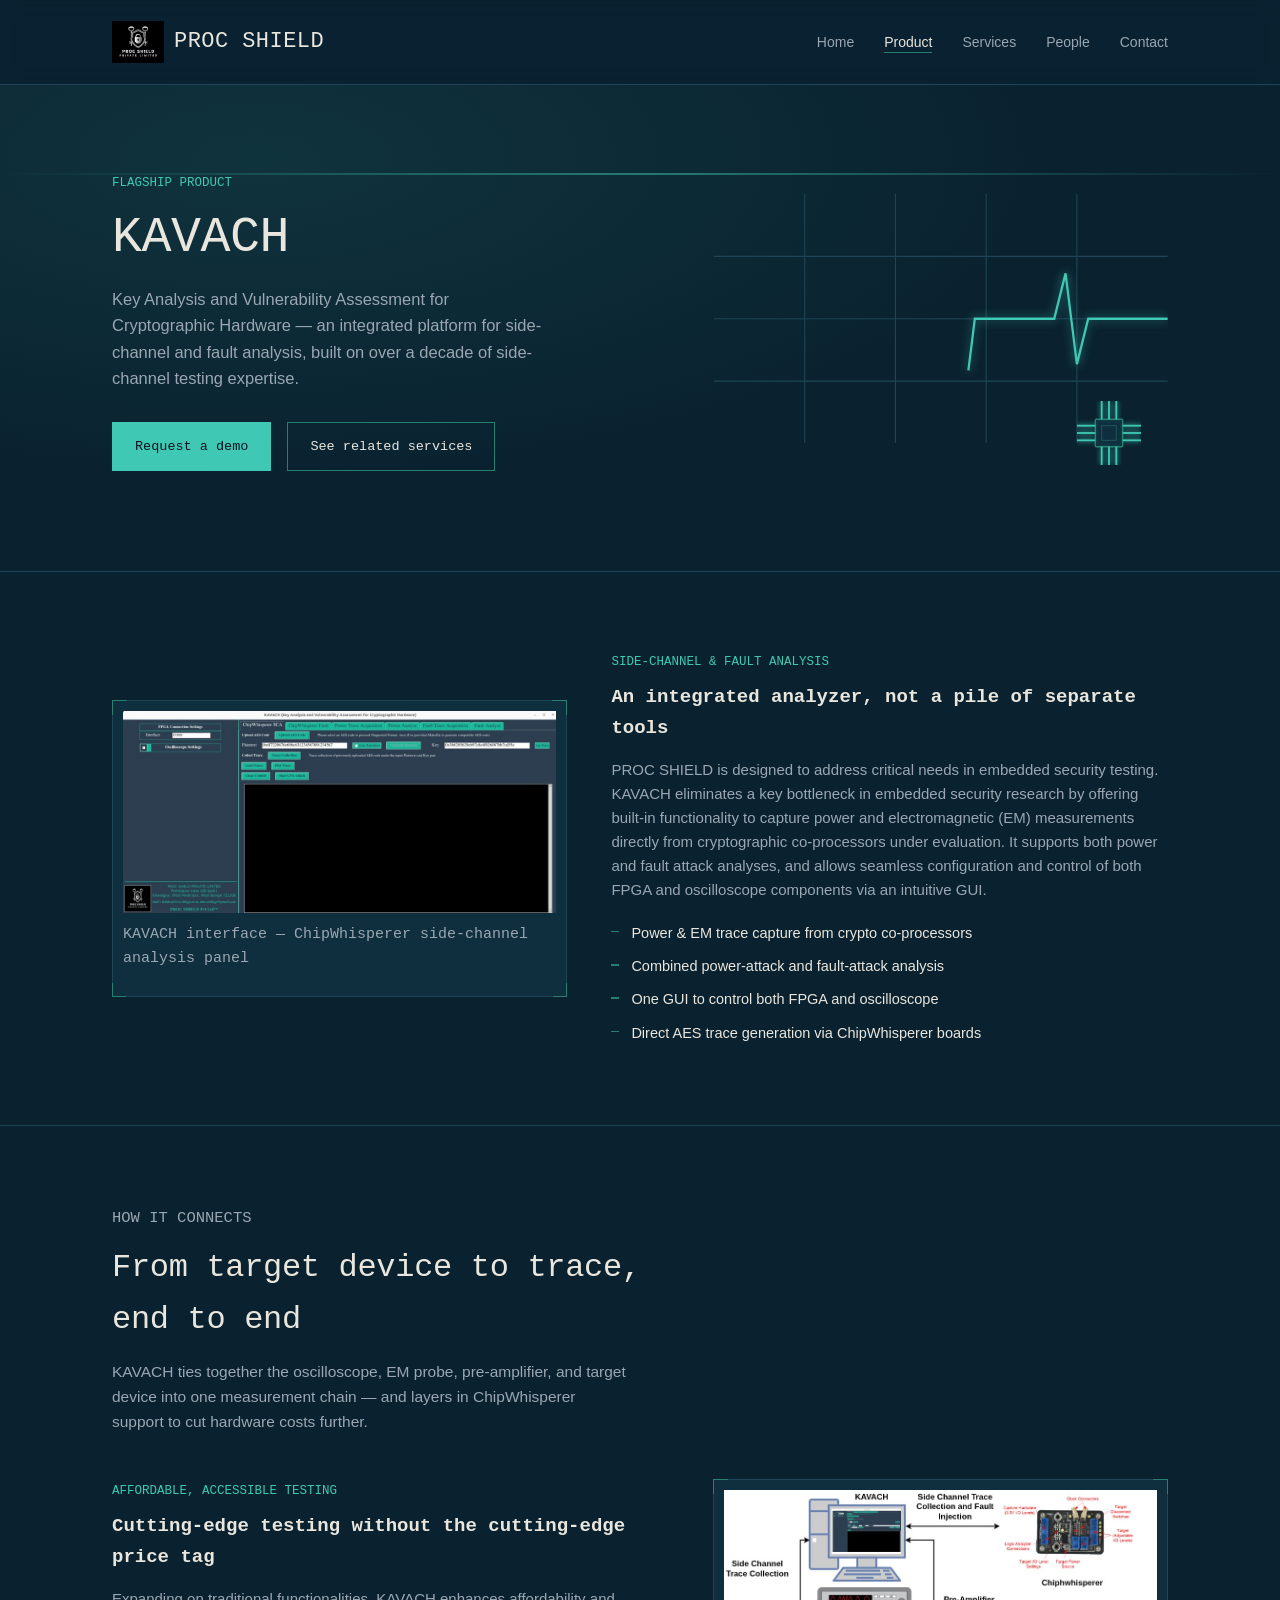
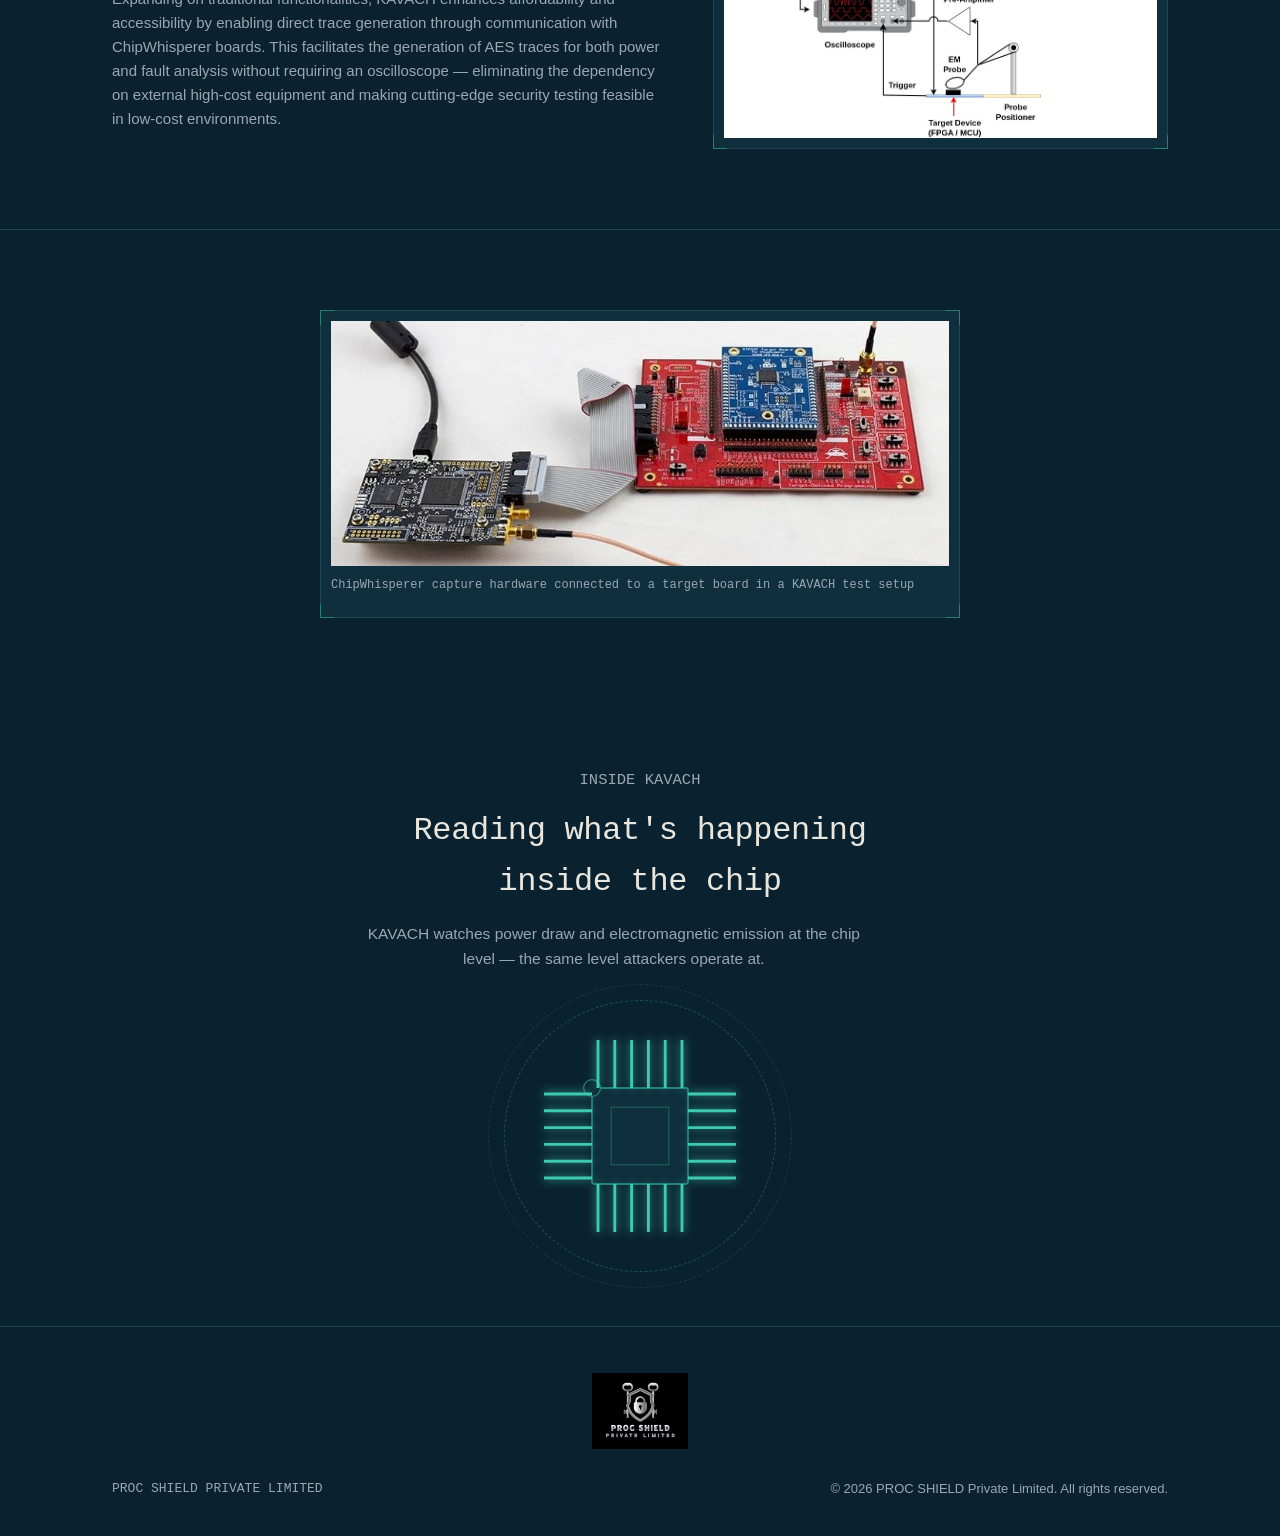
<file: product.html>
<!DOCTYPE html>
<html lang="en">
<head>
<meta charset="UTF-8">
<meta name="viewport" content="width=device-width, initial-scale=1.0">
<title>KAVACH — PROC SHIELD Private Limited</title>
<meta name="description" content="KAVACH: Key Analysis and Vulnerability Assessment for Cryptographic Hardware — PROC SHIELD's flagship side-channel and fault analysis platform.">
<link rel="stylesheet" href="style.css">
</head>
<body class="page-product">

<header>
  <nav class="wrap">
    <a href="index.html" class="logo"><img src="images/logo.jpg" alt="PROC SHIELD logo"><span>PROC&nbsp;SHIELD</span></a>
    <button class="navtoggle" id="navToggle" aria-expanded="false" aria-controls="navlinks">MENU</button>
    <ul class="navlinks" id="navlinks">
      <li><a href="index.html">Home</a></li>
      <li><a href="product.html" class="active">Product</a></li>
      <li><a href="services.html">Services</a></li>
      <li><a href="people.html">People</a></li>
      <li><a href="contact.html">Contact</a></li>
    </ul>
  </nav>
</header>

<main>

  <section class="hero" aria-label="KAVACH introduction" style="position:relative;">
    <div class="hero-bg" aria-hidden="true"></div>
    <div class="scanline" aria-hidden="true"></div>
    <div class="wrap hero-grid">
      <div>
        <p class="eyebrow">FLAGSHIP PRODUCT</p>
        <h1 class="headline">KAVACH</h1>
        <p class="lede">Key Analysis and Vulnerability Assessment for Cryptographic Hardware &mdash; an integrated platform for side-channel and fault analysis, built on over a decade of side-channel testing expertise.</p>
        <div class="cta-row">
          <a href="contact.html" class="btn primary">Request a demo</a>
          <a href="services.html" class="btn ghost">See related services</a>
        </div>
      </div>
      <div class="hero-visual" aria-hidden="true">
        <svg viewBox="0 0 400 220" xmlns="http://www.w3.org/2000/svg" style="width:100%;height:auto;">
          <g class="scope-grid">
            <line x1="0" y1="55" x2="400" y2="55"/><line x1="0" y1="110" x2="400" y2="110"/><line x1="0" y1="165" x2="400" y2="165"/>
            <line x1="80" y1="0" x2="80" y2="220"/><line x1="160" y1="0" x2="160" y2="220"/><line x1="240" y1="0" x2="240" y2="220"/><line x1="320" y1="0" x2="320" y2="220"/>
          </g>
          <path class="scope-wave w1" d="M0 110 L30 110 L40 40 L50 180 L60 110 L100 110 L110 60 L120 160 L130 110 L200 110 L210 30 L220 190 L230 110 L300 110 L310 70 L320 150 L330 110 L400 110"/>
          <path class="scope-wave w2" d="M0 110 L45 110 L55 90 L65 130 L75 110 L150 110 L160 80 L170 140 L180 110 L260 110 L270 95 L280 125 L290 110 L400 110"/>
        </svg>
        <svg class="chip-anim" viewBox="0 0 70 70" width="64" height="64" aria-hidden="true" style="position:absolute; right:6%; bottom:-14px;">
          <rect class="chip-body" x="20" y="20" width="30" height="30" rx="1"/>
          <rect class="chip-core" x="27" y="27" width="16" height="16"/>
          <rect class="core-pulse" x="24" y="24" width="22" height="22"/>
          <g>
            <line class="pin on d1" x1="0" y1="27" x2="20" y2="27"/>
            <line class="pin on d3" x1="0" y1="35" x2="20" y2="35"/>
            <line class="pin on d5" x1="0" y1="43" x2="20" y2="43"/>
            <line class="pin on d2" x1="50" y1="27" x2="70" y2="27"/>
            <line class="pin on d4" x1="50" y1="35" x2="70" y2="35"/>
            <line class="pin on d1" x1="50" y1="43" x2="70" y2="43"/>
            <line class="pin on d3" x1="27" y1="0" x2="27" y2="20"/>
            <line class="pin on d5" x1="35" y1="0" x2="35" y2="20"/>
            <line class="pin on d2" x1="43" y1="0" x2="43" y2="20"/>
            <line class="pin on d4" x1="27" y1="50" x2="27" y2="70"/>
            <line class="pin on d1" x1="35" y1="50" x2="35" y2="70"/>
            <line class="pin on d3" x1="43" y1="50" x2="43" y2="70"/>
          </g>
        </svg>
      </div>
    </div>
  </section>

  <section aria-label="What KAVACH does">
    <div class="wrap">
      <div class="split">
        <div class="die framed reveal">
          <span class="corner-bl"></span><span class="corner-br"></span>
          <img src="images/kavach-gui.jpg" alt="KAVACH software interface showing ChipWhisperer SCA controls, trace collection, and CPA attack tools">
          <p class="caption">KAVACH interface &mdash; ChipWhisperer side-channel analysis panel</p>
        </div>
        <div>
          <p class="kicker">SIDE-CHANNEL &amp; FAULT ANALYSIS</p>
          <h3>An integrated analyzer, not a pile of separate tools</h3>
          <p>PROC SHIELD is designed to address critical needs in embedded security testing. KAVACH eliminates a key bottleneck in embedded security research by offering built-in functionality to capture power and electromagnetic (EM) measurements directly from cryptographic co-processors under evaluation. It supports both power and fault attack analyses, and allows seamless configuration and control of both FPGA and oscilloscope components via an intuitive GUI.</p>
          <ul class="feature-list">
            <li>Power &amp; EM trace capture from crypto co-processors</li>
            <li>Combined power-attack and fault-attack analysis</li>
            <li>One GUI to control both FPGA and oscilloscope</li>
            <li>Direct AES trace generation via ChipWhisperer boards</li>
          </ul>
        </div>
      </div>
    </div>
  </section>

  <section aria-label="System setup">
    <div class="wrap">
      <div class="section-head reveal">
        <p class="section-tag">HOW IT CONNECTS</p>
        <h2>From target device to trace, end to end</h2>
        <p>KAVACH ties together the oscilloscope, EM probe, pre-amplifier, and target device into one measurement chain &mdash; and layers in ChipWhisperer support to cut hardware costs further.</p>
      </div>
      <div class="split rev">
        <div>
          <p class="kicker">AFFORDABLE, ACCESSIBLE TESTING</p>
          <h3>Cutting-edge testing without the cutting-edge price tag</h3>
          <p>Expanding on traditional functionalities, KAVACH enhances affordability and accessibility by enabling direct trace generation through communication with ChipWhisperer boards. This facilitates the generation of AES traces for both power and fault analysis without requiring an oscilloscope &mdash; eliminating the dependency on external high-cost equipment and making cutting-edge security testing feasible in low-cost environments.</p>
        </div>
        <div class="die framed reveal">
          <span class="corner-bl"></span><span class="corner-br"></span>
          <img src="images/kavach-diagram.jpg" alt="Diagram of KAVACH measurement setup: oscilloscope, pre-amplifier, EM probe, target device, and ChipWhisperer board">
        </div>
      </div>
    </div>
  </section>

  <section aria-label="Hardware in use" style="border-bottom:none;">
    <div class="wrap">
      <div class="die framed reveal" style="max-width:640px;margin:0 auto;">
        <span class="corner-bl"></span><span class="corner-br"></span>
        <img src="images/kavach-hardware.jpg" alt="ChipWhisperer capture board connected to a target board on a lab bench">
        <p class="caption">ChipWhisperer capture hardware connected to a target board in a KAVACH test setup</p>
      </div>
    </div>
  </section>

  <section class="big-chip-band" aria-label="Reading what's happening inside the chip">
    <div class="wrap">
      <div class="section-head reveal">
        <p class="section-tag">INSIDE KAVACH</p>
        <h2>Reading what's happening inside the chip</h2>
        <p>KAVACH watches power draw and electromagnetic emission at the chip level — the same level attackers operate at.</p>
      </div>
      <div class="big-chip-wrap reveal">
        <div class="big-chip-ring"></div>
        <div class="big-chip-ring r2"></div>
        <div class="big-chip">
          <svg viewBox="0 0 200 200" aria-hidden="true">
            <rect class="chip-body" x="60" y="60" width="80" height="80" rx="2"/>
            <circle class="notch" cx="60" cy="60" r="7"/>
            <rect class="chip-core" x="76" y="76" width="48" height="48"/>
            <rect class="chip-core-glow" x="80" y="80" width="40" height="40"/>
            <line class="bpin on" style="animation-delay:0.0s" x1="65" y1="20" x2="65" y2="60"/>
            <line class="bpin on" style="animation-delay:0.08s" x1="79" y1="20" x2="79" y2="60"/>
            <line class="bpin on" style="animation-delay:0.16s" x1="93" y1="20" x2="93" y2="60"/>
            <line class="bpin on" style="animation-delay:0.24s" x1="107" y1="20" x2="107" y2="60"/>
            <line class="bpin on" style="animation-delay:0.32s" x1="121" y1="20" x2="121" y2="60"/>
            <line class="bpin on" style="animation-delay:0.4s" x1="135" y1="20" x2="135" y2="60"/>
            <line class="bpin on" style="animation-delay:0.48s" x1="65" y1="140" x2="65" y2="180"/>
            <line class="bpin on" style="animation-delay:0.56s" x1="79" y1="140" x2="79" y2="180"/>
            <line class="bpin on" style="animation-delay:0.64s" x1="93" y1="140" x2="93" y2="180"/>
            <line class="bpin on" style="animation-delay:0.72s" x1="107" y1="140" x2="107" y2="180"/>
            <line class="bpin on" style="animation-delay:0.8s" x1="121" y1="140" x2="121" y2="180"/>
            <line class="bpin on" style="animation-delay:0.88s" x1="135" y1="140" x2="135" y2="180"/>
            <line class="bpin on" style="animation-delay:0.96s" x1="20" y1="65" x2="60" y2="65"/>
            <line class="bpin on" style="animation-delay:1.04s" x1="20" y1="79" x2="60" y2="79"/>
            <line class="bpin on" style="animation-delay:1.12s" x1="20" y1="93" x2="60" y2="93"/>
            <line class="bpin on" style="animation-delay:1.2s" x1="20" y1="107" x2="60" y2="107"/>
            <line class="bpin on" style="animation-delay:1.28s" x1="20" y1="121" x2="60" y2="121"/>
            <line class="bpin on" style="animation-delay:1.36s" x1="20" y1="135" x2="60" y2="135"/>
            <line class="bpin on" style="animation-delay:1.44s" x1="140" y1="65" x2="180" y2="65"/>
            <line class="bpin on" style="animation-delay:1.52s" x1="140" y1="79" x2="180" y2="79"/>
            <line class="bpin on" style="animation-delay:1.6s" x1="140" y1="93" x2="180" y2="93"/>
            <line class="bpin on" style="animation-delay:1.68s" x1="140" y1="107" x2="180" y2="107"/>
            <line class="bpin on" style="animation-delay:1.76s" x1="140" y1="121" x2="180" y2="121"/>
            <line class="bpin on" style="animation-delay:1.84s" x1="140" y1="135" x2="180" y2="135"/>
          </svg>
        </div>
      </div>
    </div>
  </section>

</main>

<footer>
  <div class="wrap">
    <img src="images/logo.jpg" alt="PROC SHIELD logo" class="foot-logo">
    <div class="foot-row">
      <span class="flogo">PROC SHIELD PRIVATE LIMITED</span>
      <p>&copy; <span id="year"></span> PROC SHIELD Private Limited. All rights reserved.</p>
    </div>
  </div>
</footer>

<script src="script.js"></script>
</body>
</html>
</file>
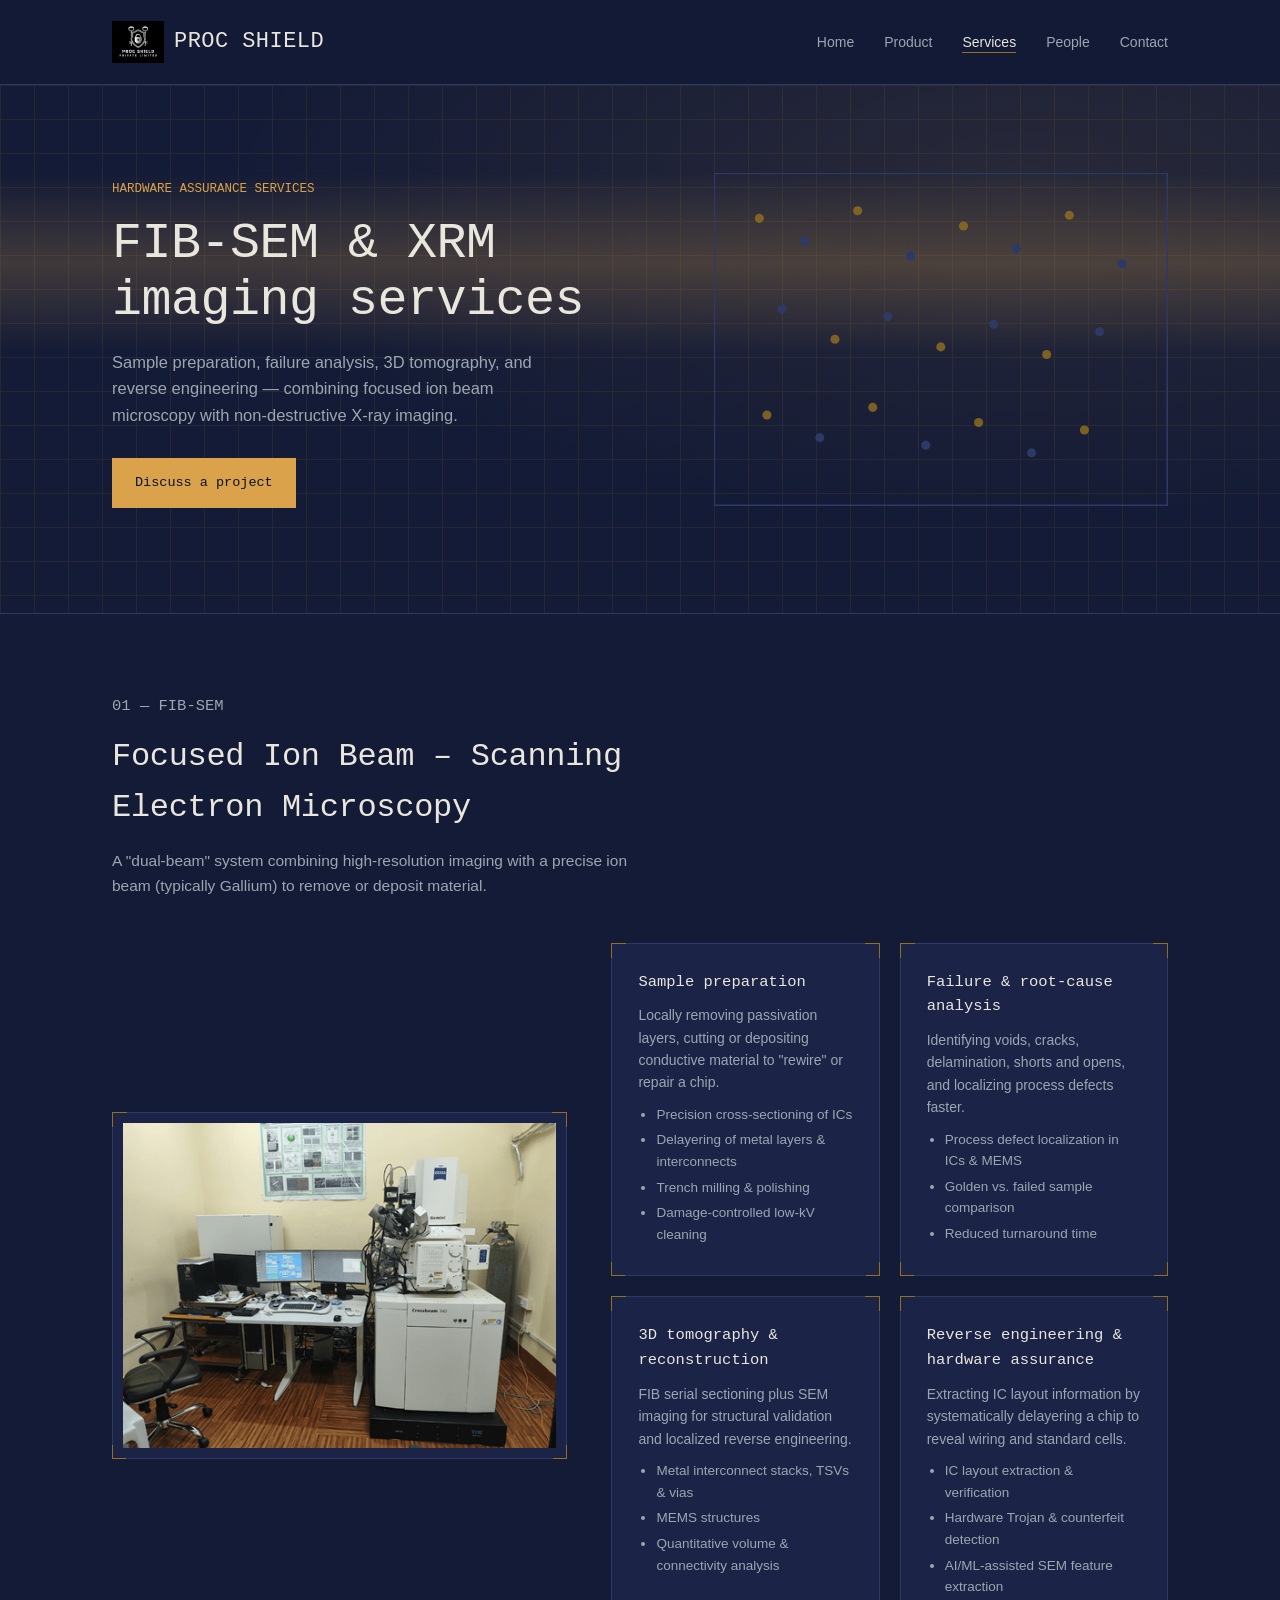
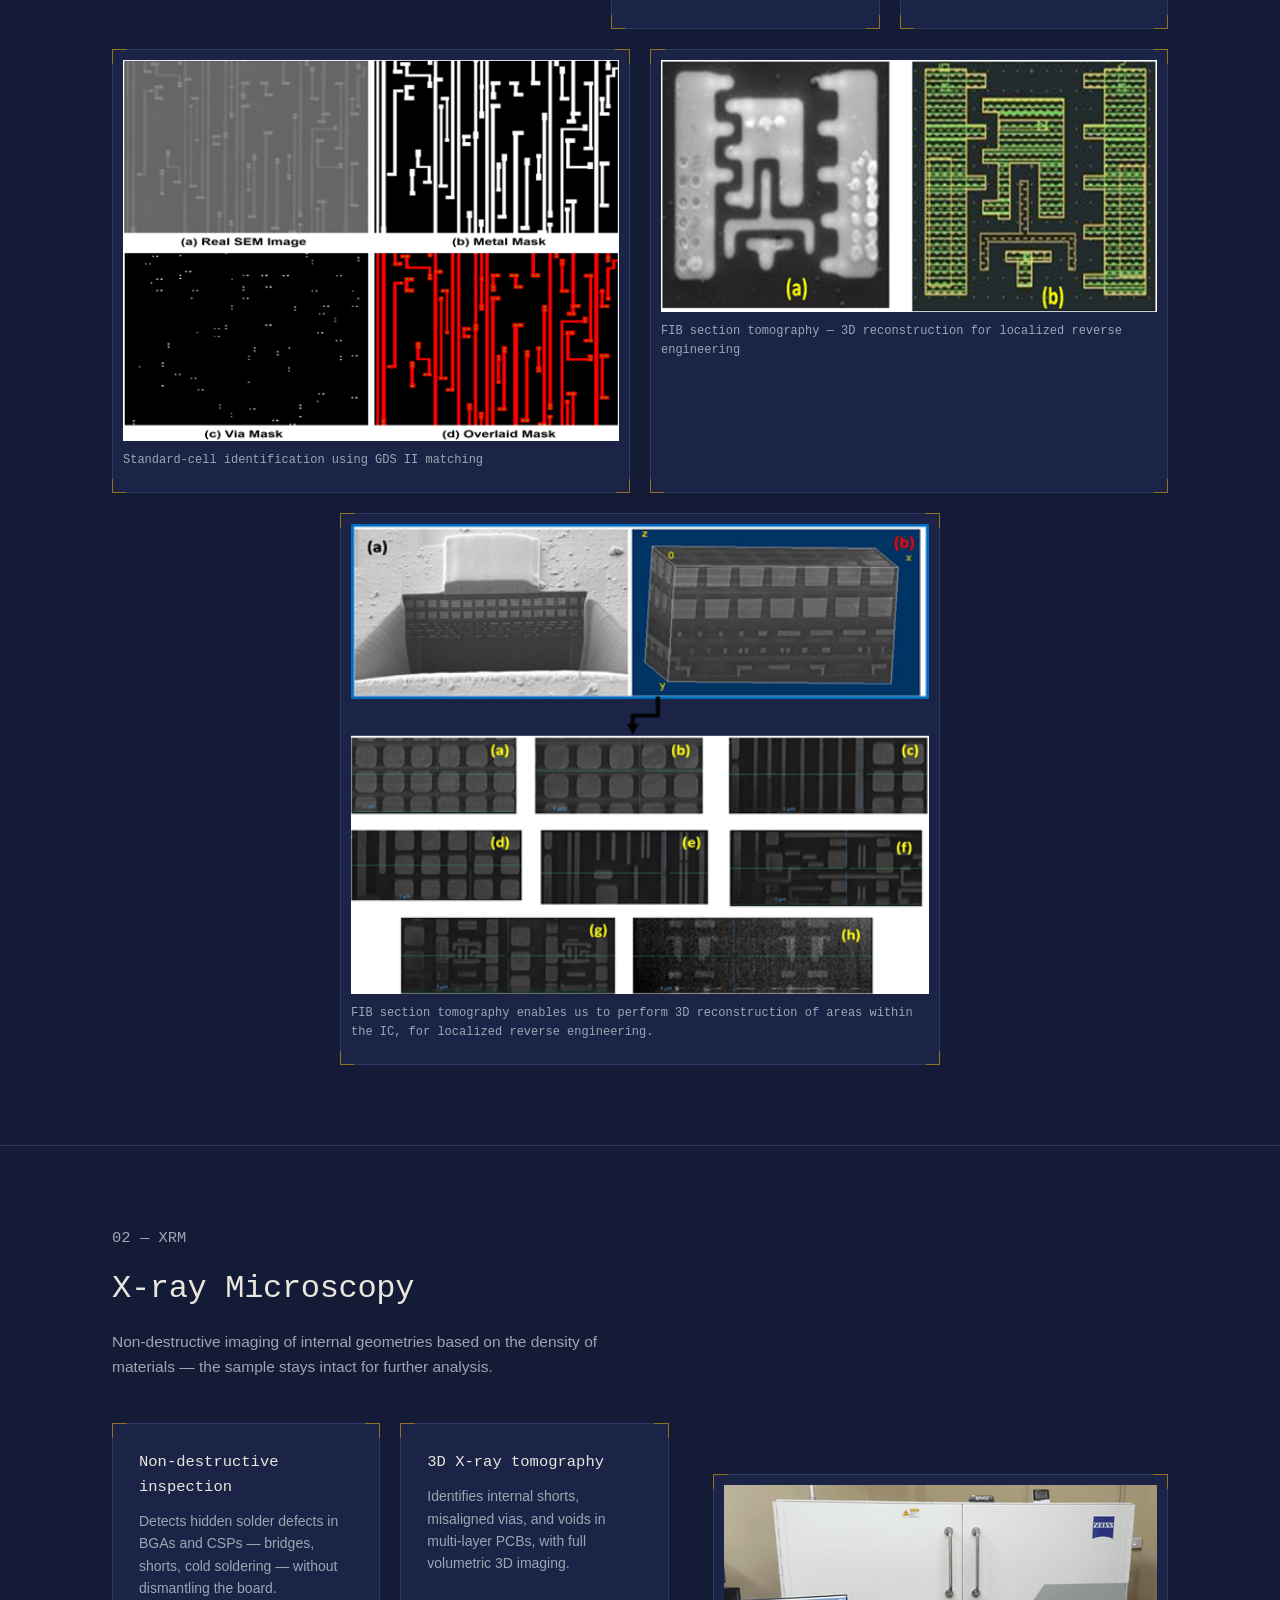
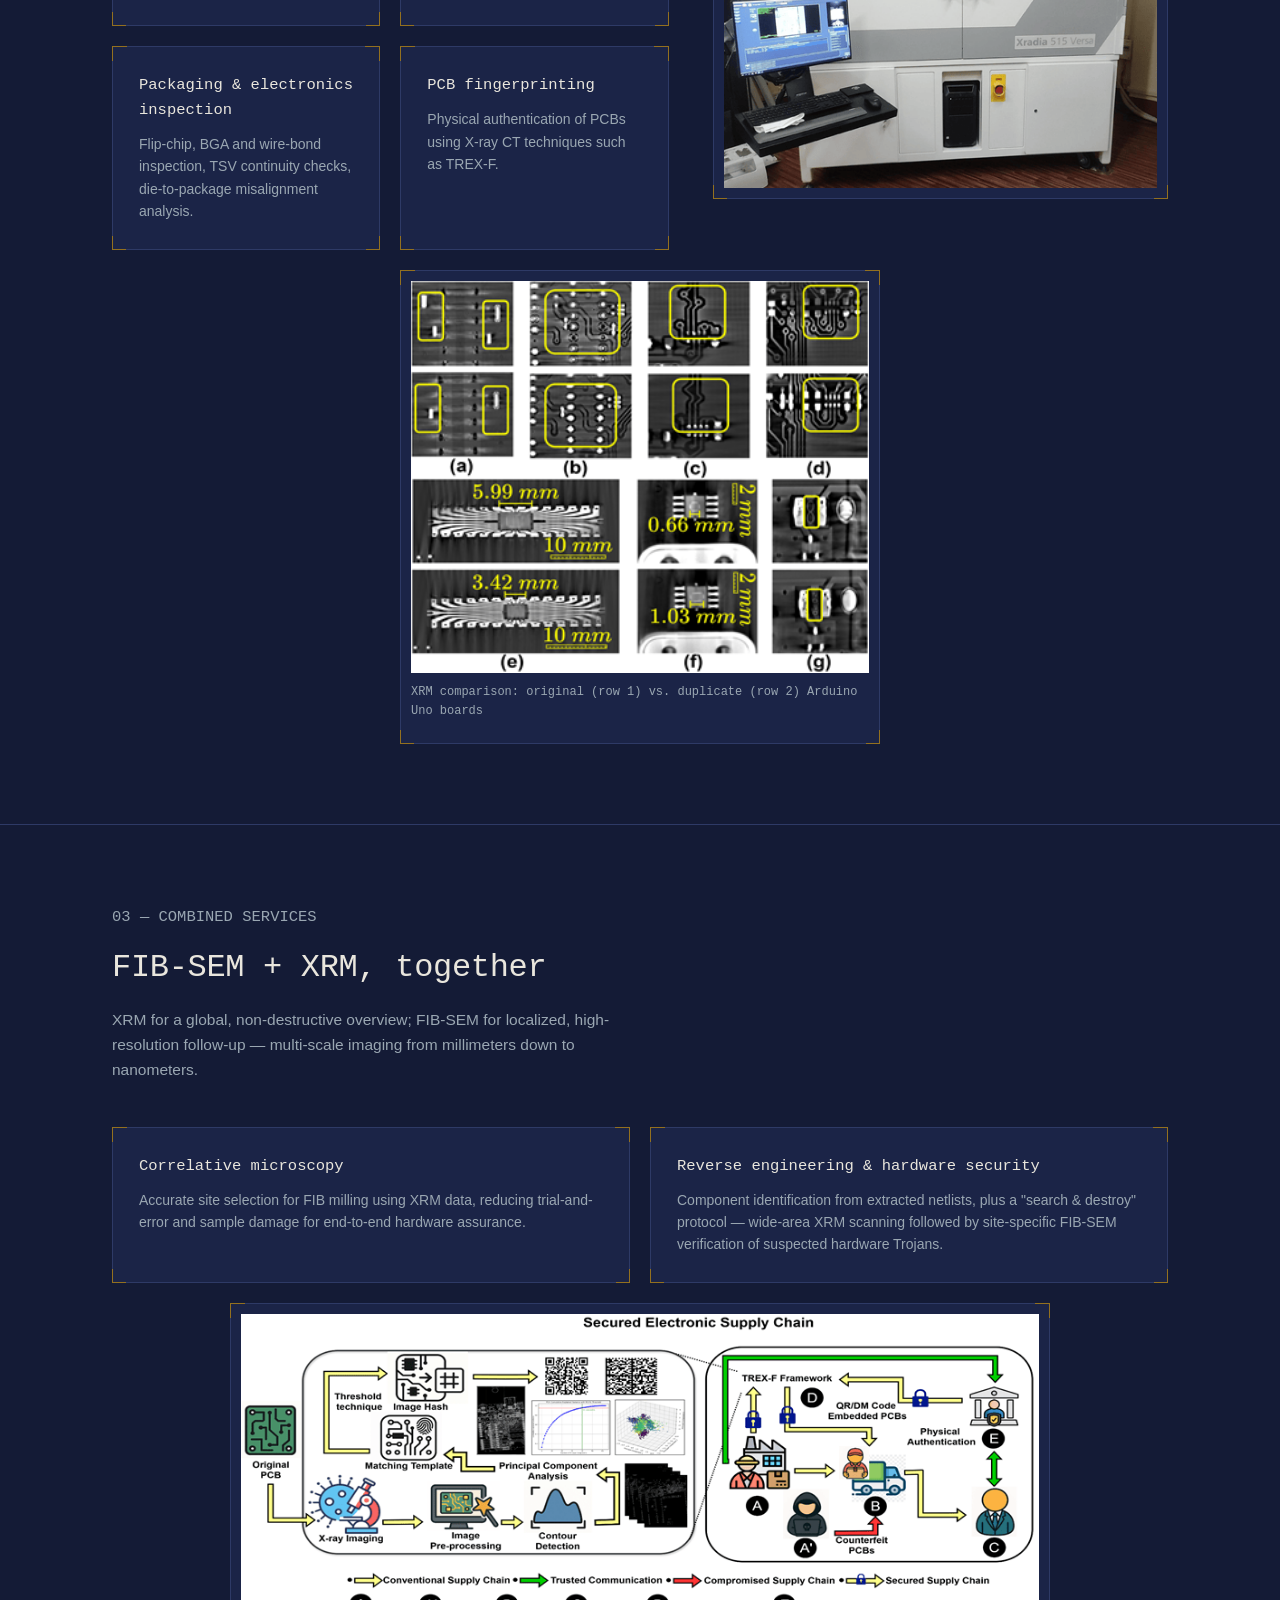
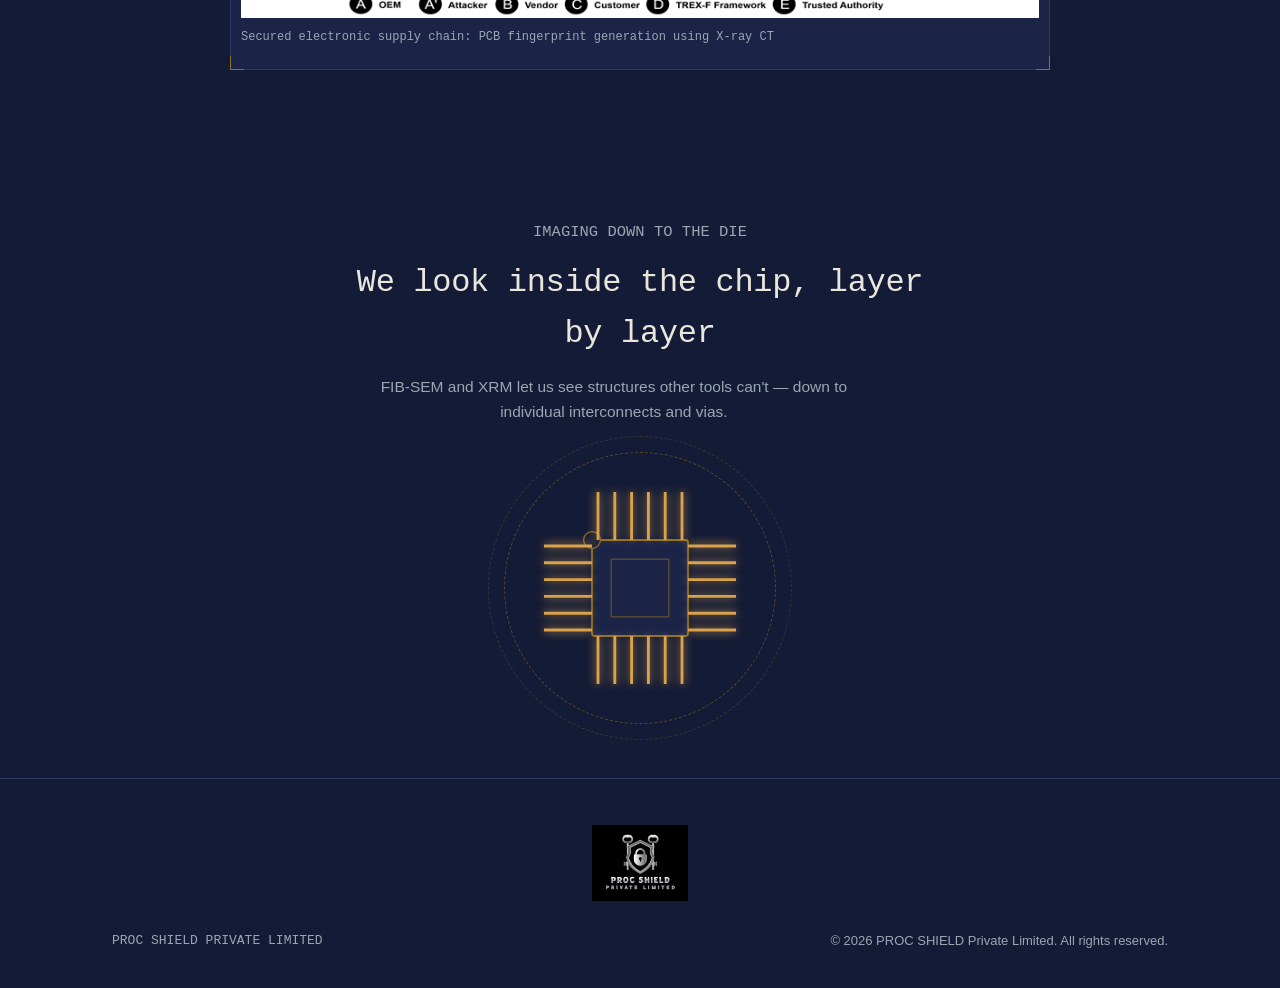
<file: services.html>
<!DOCTYPE html>
<html lang="en">
<head>
<meta charset="UTF-8">
<meta name="viewport" content="width=device-width, initial-scale=1.0">
<title>Services — PROC SHIELD Private Limited</title>
<meta name="description" content="FIB-SEM, XRM, and combined hardware assurance services from PROC SHIELD: failure analysis, reverse engineering, and non-destructive imaging.">
<link rel="stylesheet" href="style.css">
</head>
<body class="page-services">

<header>
  <nav class="wrap">
    <a href="index.html" class="logo"><img src="images/logo.jpg" alt="PROC SHIELD logo"><span>PROC&nbsp;SHIELD</span></a>
    <button class="navtoggle" id="navToggle" aria-expanded="false" aria-controls="navlinks">MENU</button>
    <ul class="navlinks" id="navlinks">
      <li><a href="index.html">Home</a></li>
      <li><a href="product.html">Product</a></li>
      <li><a href="services.html" class="active">Services</a></li>
      <li><a href="people.html">People</a></li>
      <li><a href="contact.html">Contact</a></li>
    </ul>
  </nav>
</header>

<main>

  <section class="hero beam-frame" aria-label="Services introduction">
    <div class="hero-bg" aria-hidden="true"></div>
    <div class="wafer-grid" aria-hidden="true"></div>
    <div class="beam" aria-hidden="true"></div>
    <div class="wrap hero-grid">
      <div>
        <p class="eyebrow">HARDWARE ASSURANCE SERVICES</p>
        <h1 class="headline">FIB-SEM &amp; XRM<br>imaging services</h1>
        <p class="lede">Sample preparation, failure analysis, 3D tomography, and reverse engineering &mdash; combining focused ion beam microscopy with non-destructive X-ray imaging.</p>
        <div class="cta-row">
          <a href="contact.html" class="btn primary">Discuss a project</a>
        </div>
      </div>
      <div class="hero-visual" aria-hidden="true">
        <svg viewBox="0 0 300 220" xmlns="http://www.w3.org/2000/svg" style="width:100%;height:auto;">
          <g>
            <!-- scatter of grain dots, some "lit" to imply a scan -->
            <circle class="grain-dot lit" cx="30" cy="30" r="3"/><circle class="grain-dot" cx="60" cy="45" r="3"/><circle class="grain-dot lit" cx="95" cy="25" r="3"/>
            <circle class="grain-dot" cx="130" cy="55" r="3"/><circle class="grain-dot lit" cx="165" cy="35" r="3"/><circle class="grain-dot" cx="200" cy="50" r="3"/>
            <circle class="grain-dot lit" cx="235" cy="28" r="3"/><circle class="grain-dot" cx="270" cy="60" r="3"/>
            <circle class="grain-dot" cx="45" cy="90" r="3"/><circle class="grain-dot lit" cx="80" cy="110" r="3"/><circle class="grain-dot" cx="115" cy="95" r="3"/>
            <circle class="grain-dot lit" cx="150" cy="115" r="3"/><circle class="grain-dot" cx="185" cy="100" r="3"/><circle class="grain-dot lit" cx="220" cy="120" r="3"/>
            <circle class="grain-dot" cx="255" cy="105" r="3"/>
            <circle class="grain-dot lit" cx="35" cy="160" r="3"/><circle class="grain-dot" cx="70" cy="175" r="3"/><circle class="grain-dot lit" cx="105" cy="155" r="3"/>
            <circle class="grain-dot" cx="140" cy="180" r="3"/><circle class="grain-dot lit" cx="175" cy="165" r="3"/><circle class="grain-dot" cx="210" cy="185" r="3"/>
            <circle class="grain-dot lit" cx="245" cy="170" r="3"/>
          </g>
          <rect x="0" y="0" width="300" height="220" fill="none" stroke="var(--panel-line)" stroke-width="1.5"/>
        </svg>
      </div>
    </div>
  </section>

  <section aria-label="FIB-SEM">
    <div class="wrap">
      <div class="section-head reveal">
        <p class="section-tag">01 &mdash; FIB-SEM</p>
        <h2>Focused Ion Beam &ndash; Scanning Electron Microscopy</h2>
        <p>A "dual-beam" system combining high-resolution imaging with a precise ion beam (typically Gallium) to remove or deposit material.</p>
      </div>
      <div class="split reveal">
        <div class="die framed">
          <span class="corner-bl"></span><span class="corner-br"></span>
          <img src="images/services-fibsem-lab.png" alt="FIB-SEM lab equipment with dual monitors and control desk">
        </div>
        <div class="grid-2">
          <div class="die card">
            <span class="corner-bl"></span><span class="corner-br"></span>
            <h3>Sample preparation</h3>
            <p>Locally removing passivation layers, cutting or depositing conductive material to "rewire" or repair a chip.</p>
            <ul><li>Precision cross-sectioning of ICs</li><li>Delayering of metal layers &amp; interconnects</li><li>Trench milling &amp; polishing</li><li>Damage-controlled low-kV cleaning</li></ul>
          </div>
          <div class="die card">
            <span class="corner-bl"></span><span class="corner-br"></span>
            <h3>Failure &amp; root-cause analysis</h3>
            <p>Identifying voids, cracks, delamination, shorts and opens, and localizing process defects faster.</p>
            <ul><li>Process defect localization in ICs &amp; MEMS</li><li>Golden vs. failed sample comparison</li><li>Reduced turnaround time</li></ul>
          </div>
          <div class="die card">
            <span class="corner-bl"></span><span class="corner-br"></span>
            <h3>3D tomography &amp; reconstruction</h3>
            <p>FIB serial sectioning plus SEM imaging for structural validation and localized reverse engineering.</p>
            <ul><li>Metal interconnect stacks, TSVs &amp; vias</li><li>MEMS structures</li><li>Quantitative volume &amp; connectivity analysis</li></ul>
          </div>
          <div class="die card">
            <span class="corner-bl"></span><span class="corner-br"></span>
            <h3>Reverse engineering &amp; hardware assurance</h3>
            <p>Extracting IC layout information by systematically delayering a chip to reveal wiring and standard cells.</p>
            <ul><li>IC layout extraction &amp; verification</li><li>Hardware Trojan &amp; counterfeit detection</li><li>AI/ML-assisted SEM feature extraction</li></ul>
          </div>
        </div>
      </div>
      <div class="grid-2" style="margin-top:20px;">
        <div class="die framed reveal">
          <span class="corner-bl"></span><span class="corner-br"></span>
          <img src="images/services-sem-masks.png" alt="SEM image processed into metal mask, via mask, and overlaid mask">
          <p class="caption">Standard-cell identification using GDS II matching</p>
        </div>
        <div class="die framed reveal">
          <span class="corner-bl"></span><span class="corner-br"></span>
          <img src="images/services-ic-layout.png" alt="IC layout reconstruction from FIB section tomography">
          <p class="caption">FIB section tomography &mdash; 3D reconstruction for localized reverse engineering</p>
        </div>
      </div>
      <div class="die framed reveal" style="margin-top:20px;max-width:600px;margin-left:auto;margin-right:auto;">
        <span class="corner-bl"></span><span class="corner-br"></span>
        <img src="images/services-3d-tomography.png" alt="3D tomography reconstruction views and cross-sections">
        <p class="caption">FIB section tomography enables us to perform 3D reconstruction of areas within the IC, for localized reverse engineering.</p>
      </div>
    </div>
  </section>

  <section aria-label="XRM">
    <div class="wrap">
      <div class="section-head reveal">
        <p class="section-tag">02 &mdash; XRM</p>
        <h2>X-ray Microscopy</h2>
        <p>Non-destructive imaging of internal geometries based on the density of materials &mdash; the sample stays intact for further analysis.</p>
      </div>
      <div class="split rev reveal">
        <div class="grid-2">
          <div class="die card">
            <span class="corner-bl"></span><span class="corner-br"></span>
            <h3>Non-destructive inspection</h3>
            <p>Detects hidden solder defects in BGAs and CSPs &mdash; bridges, shorts, cold soldering &mdash; without dismantling the board.</p>
          </div>
          <div class="die card">
            <span class="corner-bl"></span><span class="corner-br"></span>
            <h3>3D X-ray tomography</h3>
            <p>Identifies internal shorts, misaligned vias, and voids in multi-layer PCBs, with full volumetric 3D imaging.</p>
          </div>
          <div class="die card">
            <span class="corner-bl"></span><span class="corner-br"></span>
            <h3>Packaging &amp; electronics inspection</h3>
            <p>Flip-chip, BGA and wire-bond inspection, TSV continuity checks, die-to-package misalignment analysis.</p>
          </div>
          <div class="die card">
            <span class="corner-bl"></span><span class="corner-br"></span>
            <h3>PCB fingerprinting</h3>
            <p>Physical authentication of PCBs using X-ray CT techniques such as TREX-F.</p>
          </div>
        </div>
        <div class="die framed">
          <span class="corner-bl"></span><span class="corner-br"></span>
          <img src="images/services-xrm-lab.png" alt="Zeiss Xradia X-ray microscope in the lab">
        </div>
      </div>
      <div class="die framed reveal" style="margin-top:20px;max-width:480px;margin-left:auto;margin-right:auto;">
        <span class="corner-bl"></span><span class="corner-br"></span>
        <img src="images/services-xrm-comparison.png" alt="XRM comparison between an original and a duplicate Arduino Uno board">
        <p class="caption">XRM comparison: original (row 1) vs. duplicate (row 2) Arduino Uno boards</p>
      </div>
    </div>
  </section>

  <section aria-label="Combined services" style="border-bottom:none;">
    <div class="wrap">
      <div class="section-head reveal">
        <p class="section-tag">03 &mdash; COMBINED SERVICES</p>
        <h2>FIB-SEM + XRM, together</h2>
        <p>XRM for a global, non-destructive overview; FIB-SEM for localized, high-resolution follow-up &mdash; multi-scale imaging from millimeters down to nanometers.</p>
      </div>
      <div class="grid-2 reveal">
        <div class="die card">
          <span class="corner-bl"></span><span class="corner-br"></span>
          <h3>Correlative microscopy</h3>
          <p>Accurate site selection for FIB milling using XRM data, reducing trial-and-error and sample damage for end-to-end hardware assurance.</p>
        </div>
        <div class="die card">
          <span class="corner-bl"></span><span class="corner-br"></span>
          <h3>Reverse engineering &amp; hardware security</h3>
          <p>Component identification from extracted netlists, plus a "search &amp; destroy" protocol &mdash; wide-area XRM scanning followed by site-specific FIB-SEM verification of suspected hardware Trojans.</p>
        </div>
      </div>
      <div class="die framed reveal" style="margin-top:20px;max-width:820px;margin-left:auto;margin-right:auto;">
        <span class="corner-bl"></span><span class="corner-br"></span>
        <img src="images/services-pcb-fingerprint.png" alt="Secured electronic supply chain and PCB fingerprint generation workflow">
        <p class="caption">Secured electronic supply chain: PCB fingerprint generation using X-ray CT</p>
      </div>
    </div>
  </section>

  <section class="big-chip-band" aria-label="We look inside the chip, layer by layer">
    <div class="wrap">
      <div class="section-head reveal">
        <p class="section-tag">IMAGING DOWN TO THE DIE</p>
        <h2>We look inside the chip, layer by layer</h2>
        <p>FIB-SEM and XRM let us see structures other tools can't — down to individual interconnects and vias.</p>
      </div>
      <div class="big-chip-wrap reveal">
        <div class="big-chip-ring"></div>
        <div class="big-chip-ring r2"></div>
        <div class="big-chip">
          <svg viewBox="0 0 200 200" aria-hidden="true">
            <rect class="chip-body" x="60" y="60" width="80" height="80" rx="2"/>
            <circle class="notch" cx="60" cy="60" r="7"/>
            <rect class="chip-core" x="76" y="76" width="48" height="48"/>
            <rect class="chip-core-glow" x="80" y="80" width="40" height="40"/>
            <line class="bpin on" style="animation-delay:0.0s" x1="65" y1="20" x2="65" y2="60"/>
            <line class="bpin on" style="animation-delay:0.08s" x1="79" y1="20" x2="79" y2="60"/>
            <line class="bpin on" style="animation-delay:0.16s" x1="93" y1="20" x2="93" y2="60"/>
            <line class="bpin on" style="animation-delay:0.24s" x1="107" y1="20" x2="107" y2="60"/>
            <line class="bpin on" style="animation-delay:0.32s" x1="121" y1="20" x2="121" y2="60"/>
            <line class="bpin on" style="animation-delay:0.4s" x1="135" y1="20" x2="135" y2="60"/>
            <line class="bpin on" style="animation-delay:0.48s" x1="65" y1="140" x2="65" y2="180"/>
            <line class="bpin on" style="animation-delay:0.56s" x1="79" y1="140" x2="79" y2="180"/>
            <line class="bpin on" style="animation-delay:0.64s" x1="93" y1="140" x2="93" y2="180"/>
            <line class="bpin on" style="animation-delay:0.72s" x1="107" y1="140" x2="107" y2="180"/>
            <line class="bpin on" style="animation-delay:0.8s" x1="121" y1="140" x2="121" y2="180"/>
            <line class="bpin on" style="animation-delay:0.88s" x1="135" y1="140" x2="135" y2="180"/>
            <line class="bpin on" style="animation-delay:0.96s" x1="20" y1="65" x2="60" y2="65"/>
            <line class="bpin on" style="animation-delay:1.04s" x1="20" y1="79" x2="60" y2="79"/>
            <line class="bpin on" style="animation-delay:1.12s" x1="20" y1="93" x2="60" y2="93"/>
            <line class="bpin on" style="animation-delay:1.2s" x1="20" y1="107" x2="60" y2="107"/>
            <line class="bpin on" style="animation-delay:1.28s" x1="20" y1="121" x2="60" y2="121"/>
            <line class="bpin on" style="animation-delay:1.36s" x1="20" y1="135" x2="60" y2="135"/>
            <line class="bpin on" style="animation-delay:1.44s" x1="140" y1="65" x2="180" y2="65"/>
            <line class="bpin on" style="animation-delay:1.52s" x1="140" y1="79" x2="180" y2="79"/>
            <line class="bpin on" style="animation-delay:1.6s" x1="140" y1="93" x2="180" y2="93"/>
            <line class="bpin on" style="animation-delay:1.68s" x1="140" y1="107" x2="180" y2="107"/>
            <line class="bpin on" style="animation-delay:1.76s" x1="140" y1="121" x2="180" y2="121"/>
            <line class="bpin on" style="animation-delay:1.84s" x1="140" y1="135" x2="180" y2="135"/>
          </svg>
        </div>
      </div>
    </div>
  </section>

</main>

<footer>
  <div class="wrap">
    <img src="images/logo.jpg" alt="PROC SHIELD logo" class="foot-logo">
    <div class="foot-row">
      <span class="flogo">PROC SHIELD PRIVATE LIMITED</span>
      <p>&copy; <span id="year"></span> PROC SHIELD Private Limited. All rights reserved.</p>
    </div>
  </div>
</footer>

<script src="script.js"></script>
</body>
</html>
</file>
<file: style.css>
/* =========================================================
   PROC SHIELD — shared stylesheet
   Each page sets its own --bg / --panel / --accent variables
   via a body class (see bottom of this file) so every page
   keeps the same layout but reads as a distinct navy shade
   with its own accent color and its own hero animation.
   ========================================================= */

:root{
  --ink: #E9E6DD;
  --ink-dim: #9AA7B2;
  --radius: 2px;
  --mono: 'IBM Plex Mono', 'Space Mono', 'Courier New', monospace;
  --sans: 'Inter', -apple-system, BlinkMacSystemFont, 'Segoe UI', sans-serif;

  /* default (overridden per page below) */
  --bg: #0B1B2E;
  --panel: #12233A;
  --panel-line: #24384f;
  --accent: #C9A15A;
  --accent-dim: #8a733f;
  --signal: #5FB6D9;
}

*{ box-sizing: border-box; }
html{ scroll-behavior: smooth; }
body{
  margin:0;
  background: var(--bg);
  color: var(--ink);
  font-family: var(--sans);
  line-height: 1.6;
  -webkit-font-smoothing: antialiased;
  transition: background .3s ease;
}

@media (prefers-reduced-motion: reduce){
  *{ animation-duration: 0.001ms !important; animation-iteration-count: 1 !important; transition-duration: 0.001ms !important; scroll-behavior: auto !important; }
}

a{ color: inherit; }
img{ max-width: 100%; display:block; }
:focus-visible{ outline: 2px solid var(--signal); outline-offset: 3px; }

.wrap{ max-width: 1120px; margin: 0 auto; padding: 0 32px; }

/* ---------- fiducial corner marks (chip alignment marks) ---------- */
.die{ position: relative; border: 1px solid var(--panel-line); background: var(--panel); }
.die::before, .die::after, .die .corner-br, .die .corner-bl{
  content:""; position:absolute; width: 14px; height: 14px;
  border: 1.5px solid var(--accent-dim);
}
.die::before{ top:-1px; left:-1px; border-right:none; border-bottom:none; }
.die::after{ top:-1px; right:-1px; border-left:none; border-bottom:none; }
.die .corner-bl{ bottom:-1px; left:-1px; border-right:none; border-top:none; }
.die .corner-br{ bottom:-1px; right:-1px; border-left:none; border-top:none; }

/* ---------- nav ---------- */
header{
  position: sticky; top:0; z-index: 40;
  background: color-mix(in srgb, var(--bg) 88%, transparent);
  backdrop-filter: blur(8px);
  border-bottom: 1px solid var(--panel-line);
}
nav.wrap{ display:flex; align-items:center; justify-content:space-between; padding-top: 16px; padding-bottom: 16px; }
.logo{ display:flex; align-items:center; gap:10px; text-decoration:none; color: var(--ink); }
.logo img{ height: 52px; width: 52px; object-fit: contain; }
.logo span{ font-family: var(--mono); font-size: 22px; letter-spacing:0.02em; }
.navlinks{ display:flex; gap: 30px; list-style:none; margin:0; padding:0; }
.navlinks a{ font-size: 14px; text-decoration:none; color: var(--ink-dim); transition: color .2s ease; padding-bottom:2px; border-bottom: 1px solid transparent; }
.navlinks a:hover, .navlinks a.active{ color: var(--ink); border-bottom-color: var(--accent-dim); }
.navtoggle{ display:none; background:none; border:1px solid var(--panel-line); color:var(--ink); padding:8px 10px; font-family:var(--mono); }

@media (max-width: 760px){
  .navlinks{ position:absolute; top:100%; left:0; right:0; flex-direction:column; gap:0; background: var(--panel); border-bottom:1px solid var(--panel-line); max-height:0; overflow:hidden; }
  .navlinks.open{ max-height: 320px; }
  .navlinks li{ border-top:1px solid var(--panel-line); }
  .navlinks a{ display:block; padding: 16px 32px; border-bottom:none; }
  .navtoggle{ display:block; }
}

/* ---------- hero shell (shared skeleton, animation differs per page) ---------- */
.hero{ position: relative; overflow:hidden; padding: 88px 0 100px; border-bottom: 1px solid var(--panel-line); }
.hero-grid{ display:grid; grid-template-columns: 1.1fr 0.9fr; gap: 48px; align-items:center; position: relative; z-index: 2; }
@media (max-width: 860px){ .hero-grid{ grid-template-columns: 1fr; } .hero{ padding: 56px 0 64px; } }
@media (max-width: 700px){ .page-home .hero > .big-chip-wrap{ display:none; } }
.eyebrow{ font-family: var(--mono); font-size: 12.5px; color: var(--accent); margin: 0 0 16px; }
h1.headline{ font-family: var(--mono); font-weight: 500; font-size: clamp(30px, 4.6vw, 50px); line-height: 1.14; letter-spacing: -0.01em; margin: 0 0 20px; }
.hero p.lede{ font-size: 16.5px; color: var(--ink-dim); max-width: 48ch; margin: 0 0 30px; }
.cta-row{ display:flex; gap:16px; flex-wrap:wrap; }
.btn{ font-family: var(--mono); font-size: 13.5px; padding: 13px 22px; text-decoration:none; display:inline-block; border: 1px solid var(--accent-dim); color: var(--ink); transition: border-color .2s ease, background .2s ease, transform .2s ease; }
.btn.primary{ background: var(--accent); color:#0B1220; border-color:var(--accent); }
.btn.primary:hover{ transform: translateY(-2px); }
.btn.ghost:hover{ border-color: var(--ink-dim); }

.hero-visual{ position:relative; z-index:1; }
.hero-visual img{ border:1px solid var(--panel-line); }

/* ---------- section shell ---------- */
section{ padding: 80px 0; border-bottom: 1px solid var(--panel-line); }
.section-head{ margin-bottom: 44px; max-width: 64ch; }
.section-tag{ font-family: var(--mono); font-size: 12.5px; color: var(--accent); margin: 0 0 12px; }
h2{ font-family: var(--mono); font-weight: 500; font-size: clamp(23px, 3vw, 32px); margin: 0 0 14px; letter-spacing: -0.01em; }
.section-head p{ color: var(--ink-dim); font-size: 15.5px; max-width: 60ch; }

/* generic image-with-frame */
.framed{ padding: 10px; }
.framed img{ border:none; width:100%; height:auto; }
.caption{ font-family: var(--mono); font-size: 12px; color: var(--ink-dim); margin-top:10px; }

/* vision / mission (home) */
.vm-grid{ display:grid; grid-template-columns: 1fr 1fr; gap: 26px; }
@media (max-width: 780px){ .vm-grid{ grid-template-columns: 1fr; } }
.vm-card{ padding: 30px; }
.vm-card h3{ font-family: var(--mono); font-size: 13px; color: var(--accent); margin: 0 0 14px; }
.vm-card p{ color: var(--ink-dim); font-size: 15px; margin:0; }

/* two-col content block (product/services) */
.split{ display:grid; grid-template-columns: 0.9fr 1.1fr; gap: 44px; align-items:center; }
@media (max-width: 860px){ .split{ grid-template-columns: 1fr; } }
.split.rev{ grid-template-columns: 1.1fr 0.9fr; }
@media (max-width: 860px){ .split.rev{ grid-template-columns: 1fr; } }
.split h3{ font-family: var(--mono); font-size: 19px; margin:0 0 10px; }
.split .kicker{ font-family: var(--mono); font-size:12.5px; color:var(--accent); margin:0 0 10px; }
.split p{ color: var(--ink-dim); font-size: 15px; }
.feature-list{ list-style:none; margin: 20px 0 0; padding:0; display:grid; gap:10px; }
.feature-list li{ font-size: 14.5px; color: var(--ink); padding-left: 20px; position:relative; }
.feature-list li::before{ content:""; position:absolute; left:0; top:9px; width:8px; height:1.5px; background: var(--accent-dim); }

/* card grids (services list, people) */
.grid-2{ display:grid; grid-template-columns: repeat(2, 1fr); gap: 20px; }
.grid-3{ display:grid; grid-template-columns: repeat(3, 1fr); gap: 20px; }
@media (max-width: 860px){ .grid-3{ grid-template-columns: repeat(2,1fr); } }
@media (max-width: 780px){ .grid-2{ grid-template-columns: 1fr; } }
@media (max-width: 560px){ .grid-3{ grid-template-columns: 1fr; } }

.card{ padding: 26px; transition: transform .25s ease, border-color .25s ease; }
.card:hover{ transform: translateY(-4px); border-color: var(--accent-dim); }
.card-num{ font-family: var(--mono); font-size: 12px; color: var(--ink-dim); display:block; margin-bottom:12px; }
.card h3{ font-family: var(--mono); font-size: 15.5px; margin: 0 0 10px; font-weight:500; }
.card p{ font-size: 14px; color: var(--ink-dim); margin:0; }
.card ul{ margin: 10px 0 0; padding-left: 18px; color: var(--ink-dim); font-size: 13.5px; }
.card ul li{ margin-bottom: 4px; }

/* people */
.person{ padding: 0; overflow:hidden; text-align:left; }
.person .photo{ position:relative; overflow:hidden; aspect-ratio: 4/3; }
.person .photo img{ width:100%; height:100%; object-fit:cover; border:none; transition: transform .5s ease; }
.person:hover .photo img{ transform: scale(1.06); }
.person .body{ padding: 20px; }
.person h3{ font-size: 15px; margin: 0 0 4px; }
.person .role{ font-family: var(--mono); font-size:11.5px; color: var(--accent); margin:0 0 8px; }
.person p.bio{ font-size: 13.5px; color: var(--ink-dim); margin:0; }
.people-kicker{ font-family: var(--mono); font-size: 13px; color: var(--ink-dim); margin: 0 0 20px; letter-spacing: .06em; }

/* contact */
.contact-grid{ display:grid; grid-template-columns: 1fr 1fr; gap: 48px; }
@media (max-width: 780px){ .contact-grid{ grid-template-columns: 1fr; } }
.contact-info dt{ font-family: var(--mono); font-size:12px; color: var(--accent); margin-top:22px; }
.contact-info dt:first-child{ margin-top:0; }
.contact-info dd{ margin:6px 0 0; color: var(--ink); font-size: 15px; }
form{ display:grid; gap: 16px; }
label{ font-family: var(--mono); font-size: 12px; color: var(--ink-dim); display:block; margin-bottom:6px; }
input, textarea{ width:100%; background: var(--bg); border: 1px solid var(--panel-line); color: var(--ink); padding: 12px 14px; font-family: var(--sans); font-size:14.5px; transition: border-color .2s ease; }
input:focus, textarea:focus{ border-color: var(--accent-dim); outline:none; }
textarea{ min-height: 120px; resize: vertical; }
.form-note{ font-size: 12.5px; color: var(--ink-dim); margin-top: -4px; }

footer{ padding: 36px 0; }
footer .wrap{ display:flex; flex-direction:column; align-items:center; gap:20px; }
footer .foot-logo{ width:96px; height:96px; object-fit:contain; }
footer .foot-row{ display:flex; justify-content:space-between; flex-wrap:wrap; gap:12px; width:100%; }
footer p{ font-size: 13px; color: var(--ink-dim); margin:0; }
footer .flogo{ font-family: var(--mono); font-size:13px; color: var(--ink-dim); }

/* ---------- ambient fiducial glow (chip alignment marks, site-wide) ---------- */
.die::before, .die::after, .die .corner-bl, .die .corner-br{
  animation: dieGlow 4.4s ease-in-out infinite;
}
.die::after{ animation-delay: .5s; }
.die .corner-bl{ animation-delay: 1s; }
.die .corner-br{ animation-delay: 1.5s; }
@keyframes dieGlow{
  0%,100%{ border-color: var(--accent-dim); opacity:.55; }
  50%{ border-color: var(--accent); opacity:1; }
}

/* ---------- reusable animated IC chip icon ---------- */
.chip-anim .chip-body{ fill: var(--panel); stroke: var(--accent-dim); stroke-width:1.5; }
.chip-anim .chip-core{ fill:none; stroke: var(--accent-dim); stroke-width:1; opacity:.6; }
.chip-anim .pin{ stroke: var(--panel-line); stroke-width:2; }
.chip-anim .pin.on{ stroke: var(--accent); filter: drop-shadow(0 0 3px var(--accent)); animation: pinFlash 2.6s ease-in-out infinite; }
.chip-anim .pin.on.d1{ animation-delay:.15s; }
.chip-anim .pin.on.d2{ animation-delay:.3s; }
.chip-anim .pin.on.d3{ animation-delay:.45s; }
.chip-anim .pin.on.d4{ animation-delay:.6s; }
.chip-anim .pin.on.d5{ animation-delay:.75s; }
.chip-anim .core-pulse{ fill:none; stroke: var(--accent); stroke-width:1; opacity:0; animation: coreBlip 2.6s ease-in-out infinite; }
@keyframes pinFlash{ 0%,100%{ opacity:.35; } 50%{ opacity:1; } }
@keyframes coreBlip{ 0%,100%{ opacity:0; } 50%{ opacity:.9; } }

/* ---------- wafer-grid drift (services hero) — seamless tiling, never runs out ---------- */
.wafer-grid{
  position:absolute; inset:0; z-index:0; opacity:.14; pointer-events:none;
  background-image:
    linear-gradient(var(--accent-dim) 1px, transparent 1px),
    linear-gradient(90deg, var(--accent-dim) 1px, transparent 1px);
  background-size: 34px 34px;
  animation: waferDrift 16s linear infinite;
}
@keyframes waferDrift{ from{ background-position: 0 0; } to{ background-position: 34px 34px; } }

/* ---------- pin-glow hover ring (people photos) ---------- */
.person .photo{ position:relative; }
.person .photo::before{
  content:""; position:absolute; inset:6px; border: 1px dashed var(--accent);
  opacity:0; transition: opacity .3s ease; pointer-events:none;
}
.person:hover .photo::before{ opacity:.7; }
.person .photo .pin-mark{ position:absolute; width:6px; height:6px; background: var(--accent); opacity:0; transition: opacity .3s ease, transform .3s ease; box-shadow: 0 0 6px 1px var(--accent); }
.person:hover .photo .pin-mark{ opacity:1; }
.person .photo .pin-mark.tl{ top:-3px; left:-3px; }
.person .photo .pin-mark.tr{ top:-3px; right:-3px; transition-delay:.05s; }
.person .photo .pin-mark.bl{ bottom:-3px; left:-3px; transition-delay:.1s; }
.person .photo .pin-mark.br{ bottom:-3px; right:-3px; transition-delay:.15s; }

/* ---------- BIG showcase chip (large, obviously an IC, one per page) ---------- */
.big-chip-band{ padding: 70px 0; text-align:center; }
.big-chip-band .section-tag, .big-chip-band h2{ text-align:center; margin-left:auto; margin-right:auto; }
.big-chip-band .section-head{ margin-left:auto; margin-right:auto; text-align:center; }
.big-chip-wrap{ position:relative; width:240px; height:240px; margin: 34px auto 0; }
.big-chip-wrap.lg{ width:340px; height:340px; }
.big-chip-ring{
  position:absolute; inset:-16px; border:1.5px dashed var(--accent-dim);
  border-radius:50%; opacity:.55; animation: bigRingSpin 16s linear infinite;
}
.big-chip-ring.r2{ inset:-32px; opacity:.3; animation-duration: 26s; animation-direction: reverse; }
@keyframes bigRingSpin{ to{ transform: rotate(360deg); } }
.big-chip svg{ width:100%; height:100%; }
.big-chip .chip-body{ fill: var(--panel); stroke: var(--accent-dim); stroke-width:1.5; }
.big-chip .chip-core{ fill:none; stroke: var(--accent-dim); stroke-width:1; opacity:.6; }
.big-chip .chip-core-glow{ fill: var(--accent); opacity:0; animation: bigCoreGlow 3.2s ease-in-out infinite; }
@keyframes bigCoreGlow{ 0%,100%{ opacity:.05; } 50%{ opacity:.5; } }
.big-chip .notch{ fill: var(--bg); stroke: var(--accent-dim); stroke-width:1; }
.big-chip .bpin{ stroke: var(--panel-line); stroke-width:2.4; }
.big-chip .bpin.on{ stroke: var(--accent); filter: drop-shadow(0 0 4px var(--accent)); animation: pinFlash 2.4s ease-in-out infinite; }
/* ---------- shield-lock animation (non-IC hardware-security motif) ---------- */
.shield-wrap{ width:130px; height:145px; }
.shield-wrap svg{ width:100%; height:100%; overflow:visible; }
.shield-outline{
  fill: var(--panel); stroke: var(--accent); stroke-width:2.2;
  filter: drop-shadow(0 0 7px var(--accent));
  animation: shieldPulse 3s ease-in-out infinite;
}
@keyframes shieldPulse{ 0%,100%{ stroke-opacity:.55; } 50%{ stroke-opacity:1; } }
.shield-scan{ fill: var(--accent); opacity:.28; animation: shieldScan 3.6s ease-in-out infinite; }
@keyframes shieldScan{ 0%{ transform: translateY(-70px); } 50%{ transform: translateY(70px); } 100%{ transform: translateY(-70px); } }
.shield-lock-body{ fill: var(--accent-dim); }
.shield-lock-shackle{ fill:none; stroke: var(--accent-dim); stroke-width:4.5; }
.shield-lock-glow{ fill: var(--accent); opacity:0; animation: bigCoreGlow 3.2s ease-in-out infinite; }

.reveal{ opacity:0; transform: translateY(14px); transition: opacity .6s ease, transform .6s ease; }

/* ---------- fingerprint scan (People bottom graphic) ---------- */
.fp-frame{ fill:none; stroke: var(--panel-line); stroke-width:2; }
.fp-ridges{ animation: fpPulse 3.4s ease-in-out infinite; filter: drop-shadow(0 0 5px var(--accent)); }
.fp-ridges ellipse{ fill:none; stroke: var(--accent-dim); stroke-width:2.6; }
.fp-ridges ellipse:nth-child(odd){ stroke: var(--accent); opacity:.9; }
@keyframes fpPulse{ 0%,100%{ opacity:.6; } 50%{ opacity:1; } }
.fp-scan{ fill: var(--accent); opacity:.3; animation: fpScanMove 3s ease-in-out infinite; }
@keyframes fpScanMove{ 0%{ transform: translateY(-10px); } 50%{ transform: translateY(190px); } 100%{ transform: translateY(-10px); } }

/* ---------- padlocked circuit board (Contact bottom graphic) ---------- */
.pcb-board{ fill: var(--panel); stroke: var(--panel-line); stroke-width:1.6; }
.pcb-trace{ stroke: var(--panel-line); stroke-width:2.4; fill:none; }
.pcb-trace.on{ stroke: var(--accent); filter: drop-shadow(0 0 3px var(--accent)); animation: pinFlash 2.4s ease-in-out infinite; }
.pcb-trace.on.d1{ animation-delay:.2s; }
.pcb-trace.on.d2{ animation-delay:.4s; }
.pcb-trace.on.d3{ animation-delay:.6s; }
.pcb-trace.on.d4{ animation-delay:.8s; }
.pcb-pad{ fill: var(--accent-dim); }
.lock-plate{ fill: var(--accent-dim); }
.lock-shackle{ fill:none; stroke: var(--accent-dim); stroke-width:5; }
.lock-glow{ fill:none; stroke: var(--accent); stroke-width:1.5; opacity:0; animation: bigCoreGlow 3s ease-in-out infinite; }
.reveal.in{ opacity:1; transform:none; }

/* =========================================================
   PER-PAGE THEME + HERO ANIMATION
   ========================================================= */

/* ---- HOME: deep navy, gold accent, circuit-trace draw + pulse ---- */
body.page-home{
  --bg:#0B1B2E; --panel:#12233A; --panel-line:#243a54; --accent:#C9A15A; --accent-dim:#8a733f; --signal:#5FB6D9;
}
.page-home .hero-bg{ position:absolute; inset:0; background: radial-gradient(ellipse at 72% 18%, rgba(201,161,90,0.10), transparent 60%); z-index:0; }
.page-home .trace{ fill:none; stroke: var(--panel-line); stroke-width:1.4; }
.page-home .trace.draw{ stroke: var(--accent-dim); stroke-dasharray: 600; stroke-dashoffset: 600; animation: hmDraw 2.4s ease-out forwards; }
.page-home .trace.draw.delay1{ animation-delay:.22s; }
.page-home .trace.draw.delay2{ animation-delay:.44s; }
.page-home .trace.draw.delay3{ animation-delay:.66s; }
@keyframes hmDraw{ to{ stroke-dashoffset:0; } }
.page-home .pad{ fill: var(--panel-line); }
.page-home .pad.lit{ fill: var(--accent-dim); }
.page-home .pulse-dot{ fill: var(--signal); filter: drop-shadow(0 0 4px var(--signal)); }
@supports (offset-path: path('M0 0')){
  .page-home .pulse-dot{ animation: hmPulse 4.2s linear infinite; animation-delay: 2.2s; }
}
@keyframes hmPulse{ 0%{ offset-distance:0%; opacity:0; } 5%{ opacity:1; } 92%{ opacity:1; } 100%{ offset-distance:100%; opacity:0; } }

/* ---- PRODUCT: navy-teal, teal accent (matches real logo), oscilloscope sweep ---- */
body.page-product{
  --bg:#0A2230; --panel:#0F2E3E; --panel-line:#1E4456; --accent:#3FC9B4; --accent-dim:#25806f; --signal:#7FE3D0;
}
.page-product .hero-bg{ position:absolute; inset:0; background: radial-gradient(ellipse at 20% 15%, rgba(63,201,180,0.10), transparent 55%); z-index:0; }
.page-product .scope-grid line{ stroke: var(--panel-line); stroke-width:1; }
.page-product .scope-wave{ fill:none; stroke: var(--accent); stroke-width:2; filter: drop-shadow(0 0 4px rgba(63,201,180,0.6)); }
.page-product .scope-wave.w1{ stroke-dasharray: 900; stroke-dashoffset: 900; animation: pdSweep 3.2s linear infinite; }
.page-product .scope-wave.w2{ stroke: var(--signal); opacity:.5; stroke-dasharray: 900; stroke-dashoffset: 900; animation: pdSweep 3.2s linear infinite; animation-delay: -1.6s; }
@keyframes pdSweep{ 0%{ stroke-dashoffset: 900; } 60%{ stroke-dashoffset: 0; } 100%{ stroke-dashoffset: -900; } }
.page-product .scanline{ position:absolute; left:0; right:0; height: 2px; background: linear-gradient(90deg, transparent, var(--accent), transparent); opacity:.5; animation: pdScan 3s ease-in-out infinite; }
@keyframes pdScan{ 0%,100%{ top: 8%; } 50%{ top: 88%; } }

/* ---- SERVICES: indigo-navy, amber accent, SEM scanning beam ---- */
body.page-services{
  --bg:#141B36; --panel:#1B2447; --panel-line:#2E3A66; --accent:#D9A24B; --accent-dim:#93701f; --signal:#E8C27A;
}
.page-services .hero-bg{ position:absolute; inset:0; background: radial-gradient(ellipse at 80% 20%, rgba(217,162,75,0.10), transparent 55%); z-index:0; }
.page-services .beam-frame{ position:relative; overflow:hidden; }
.page-services .beam{ position:absolute; left:0; right:0; height: 34%; background: linear-gradient(180deg, transparent, rgba(217,162,75,0.22), transparent); animation: svBeam 3.6s ease-in-out infinite; }
@keyframes svBeam{ 0%{ top:-40%; } 100%{ top:100%; } }
.page-services .grain-dot{ fill: var(--panel-line); }
.page-services .grain-dot.lit{ fill: var(--accent-dim); opacity:.8; animation: svFlicker 2.4s ease-in-out infinite; }
@keyframes svFlicker{ 0%,100%{ opacity:.3; } 50%{ opacity:.9; } }

/* ---- PEOPLE: slate navy, soft blue accent, staggered rise + glow ring ---- */
body.page-people{
  --bg:#182B57; --panel:#22376B; --panel-line:#3B5490; --accent:#5CC8FF; --accent-dim:#3E7FB8; --signal:#9FE0FF;
}
.page-people .hero-bg{ position:absolute; inset:0; background: radial-gradient(ellipse at 30% 20%, rgba(127,184,232,0.10), transparent 55%); z-index:0; }
.page-people .ring{ fill:none; stroke: var(--accent-dim); stroke-width:1; opacity:.5; animation: plRing 3.6s ease-out infinite; transform-origin: center; }
.page-people .ring.r2{ animation-delay: 1.2s; }
.page-people .ring.r3{ animation-delay: 2.4s; }
@keyframes plRing{ 0%{ transform: scale(.7); opacity:.6; } 100%{ transform: scale(1.5); opacity:0; } }
.page-people .grid-3 .person{ opacity:0; transform: translateY(16px); transition: opacity .55s ease, transform .55s ease; }
.page-people .grid-3 .person.in{ opacity:1; transform:none; }

/* ---- CONTACT: deep navy-teal, teal accent, breathing signal + traveling dot ---- */
body.page-contact{
  --bg:#0E3B4E; --panel:#134C63; --panel-line:#1F7089; --accent:#2EE6C8; --accent-dim:#1F9E88; --signal:#7CF5DE;
}
.page-contact .hero-bg{ position:absolute; inset:0; background: radial-gradient(ellipse at 75% 25%, rgba(79,195,224,0.10), transparent 55%); z-index:0; }
.page-contact .breathe{ fill:none; stroke: var(--accent); stroke-width:1.4; animation: ctBreathe 2.8s ease-in-out infinite; transform-origin: center; }
@keyframes ctBreathe{ 0%,100%{ opacity:.35; transform: scale(1); } 50%{ opacity:1; transform: scale(1.08); } }
.page-contact .ct-trace{ fill:none; stroke: var(--panel-line); stroke-width:1.4; }
.page-contact .ct-dot{ fill: var(--signal); filter: drop-shadow(0 0 5px var(--signal)); }
@supports (offset-path: path('M0 0')){
  .page-contact .ct-dot{ animation: ctMove 3.4s linear infinite; }
}
@keyframes ctMove{ 0%{ offset-distance:0%; opacity:0; } 8%{ opacity:1; } 90%{ opacity:1; } 100%{ offset-distance:100%; opacity:0; } }
</file>
